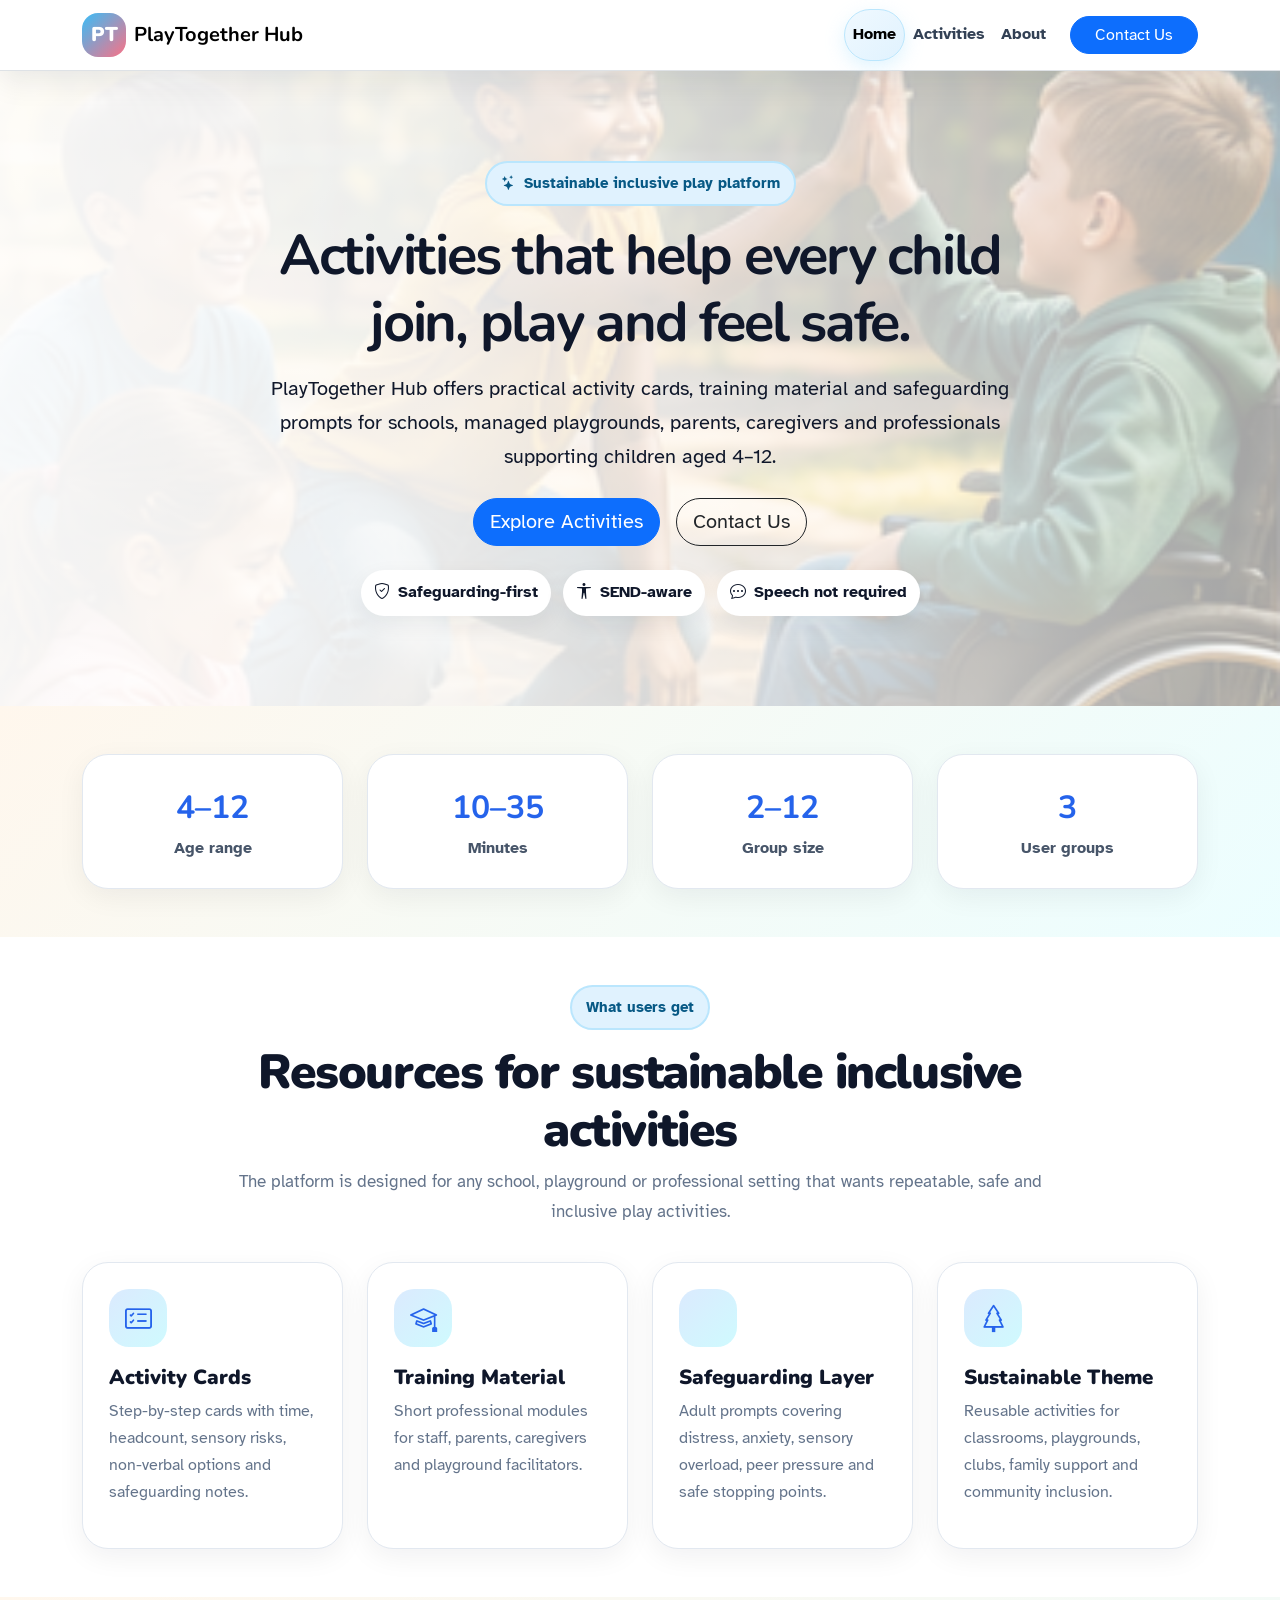
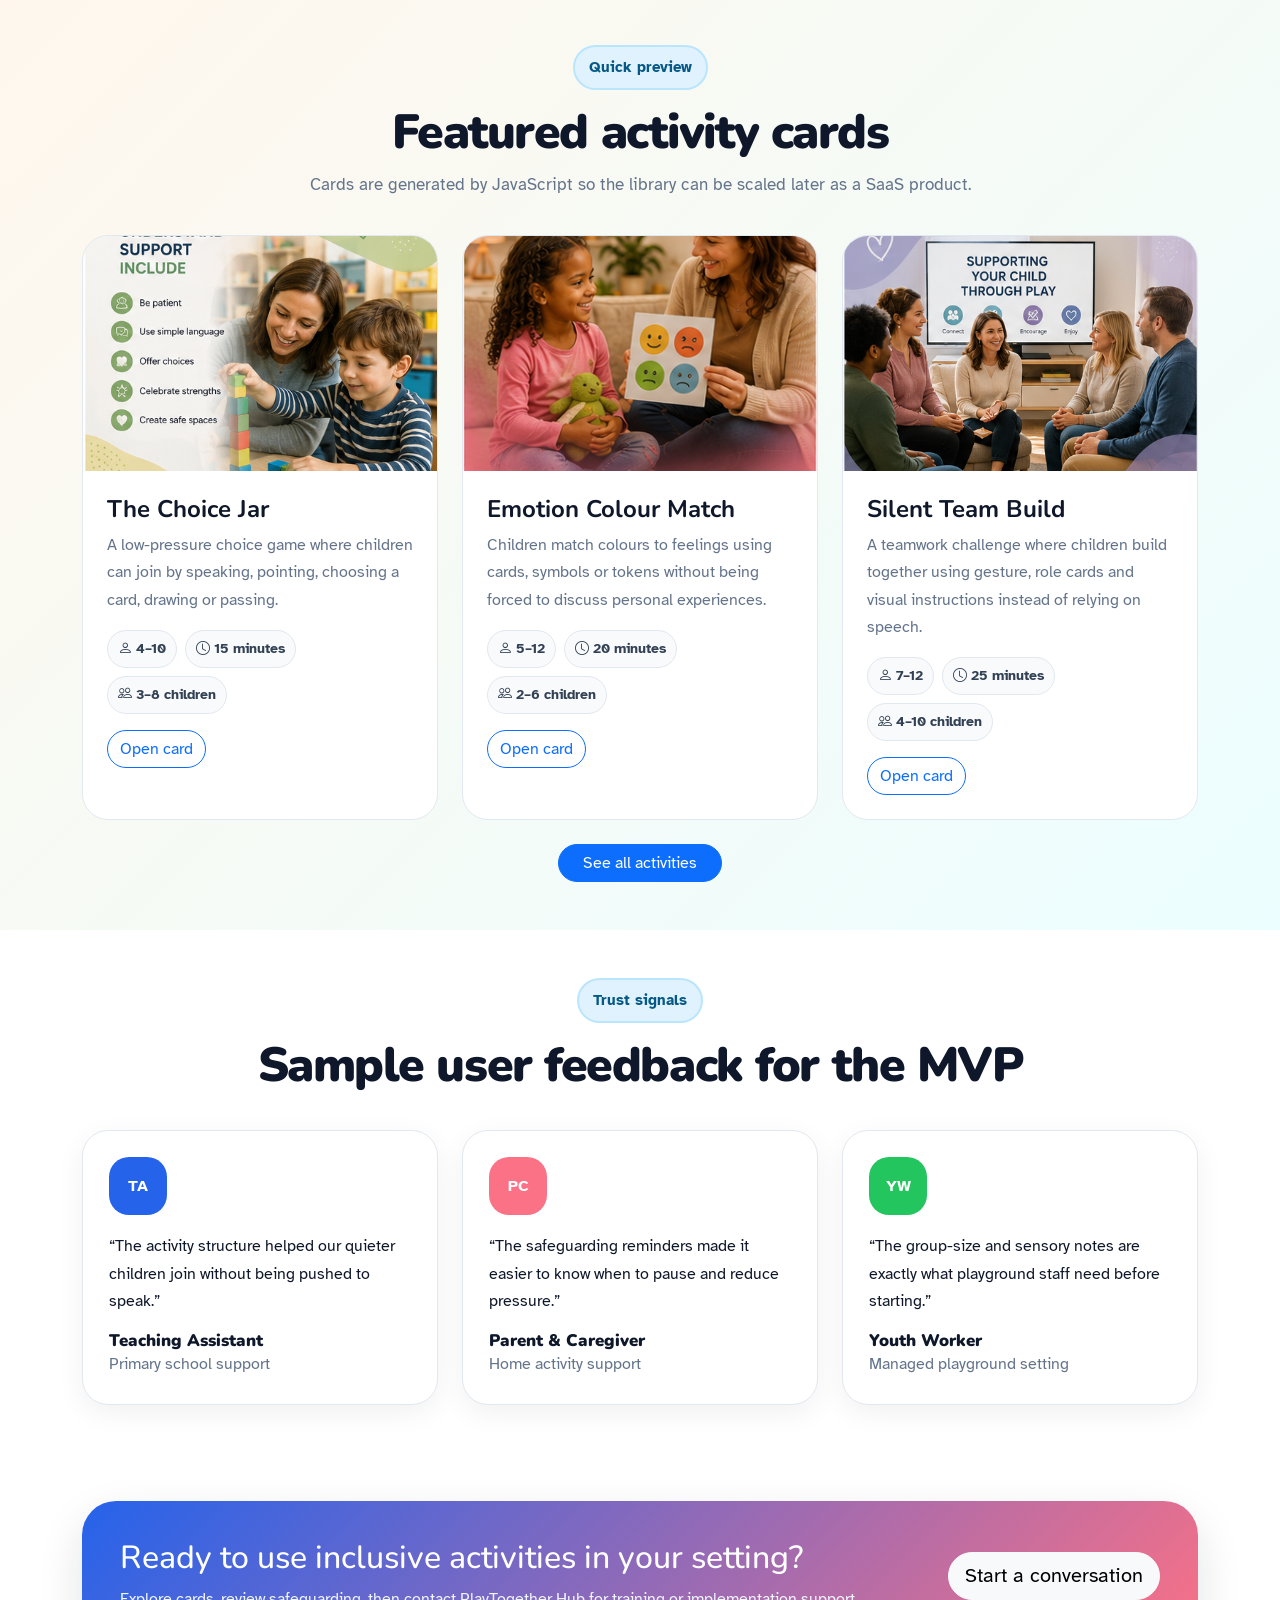
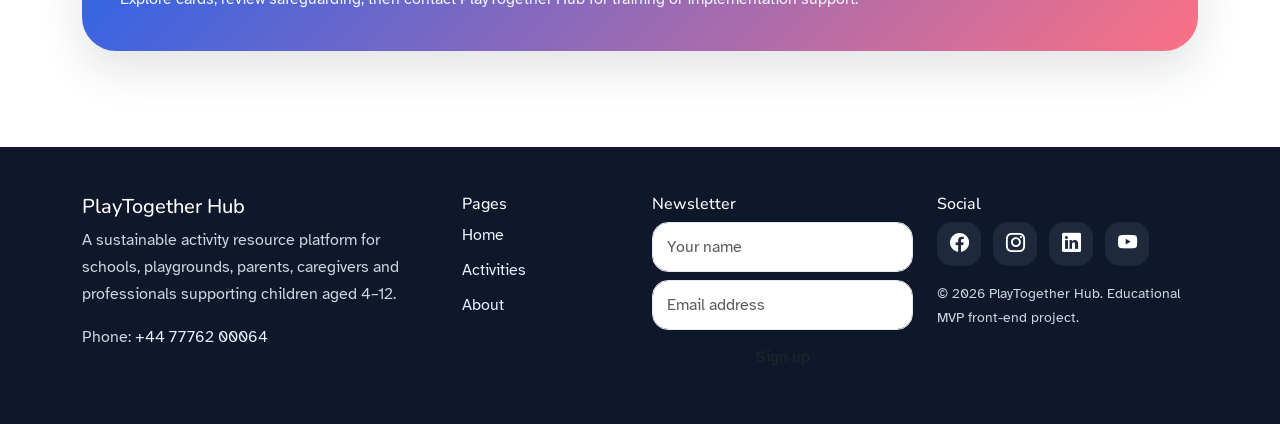
<file: index.html>
<!DOCTYPE html>
<html lang="en">
<head>

  <meta charset="UTF-8">
     <!-- =========================================================
       FILE: index.html
       PURPOSE:
       Homepage demonstrating responsive Bootstrap layout,
       semantic HTML, accessibility and JavaScript features.
       ========================================================= -->

  <!-- [BOOTSTRAP] Required for responsive design on mobile, tablet and desktop. -->
  <meta name="viewport" content="width=device-width, initial-scale=1.0">

  <!-- Browser tab title and search engine title. -->
  <title>PlayTogether Hub | Inclusive Play Activities</title>

  <!-- SEO description used by search engines and social previews. -->
  <meta name="description" content="Inclusive activity resources for schools, playgrounds, parents, caregivers and professionals.">

  <!-- Website favicon shown in the browser tab. -->
  <link rel="icon" type="image/svg+xml" href="assets/icons/favicon.svg">

  <!-- Google Fonts:
       Effect:
       - Nunito gives the project a friendly child-focused feel.
       - Atkinson Hyperlegible improves readability and accessibility.
  -->
  <link rel="preconnect" href="https://fonts.googleapis.com">
  <link rel="preconnect" href="https://fonts.gstatic.com" crossorigin>
  <link href="https://fonts.googleapis.com/css2?family=Atkinson+Hyperlegible:wght@400;700&family=Nunito:wght@500;700;800;900&display=swap" rel="stylesheet">

  <!-- [BOOTSTRAP]
       Bootstrap CSS:
       Effect:
       Gives us ready-made responsive layout, navbar, grid, buttons,
       spacing, forms and modal styling.
  -->
  <link href="https://cdn.jsdelivr.net/npm/bootstrap@5.3.3/dist/css/bootstrap.min.css" rel="stylesheet">

  <!-- [BOOTSTRAP]
       Bootstrap Icons:
       Effect:
       Provides the small icons used in badges, feature cards and footer.
  -->
  <link href="https://cdn.jsdelivr.net/npm/bootstrap-icons@1.11.3/font/bootstrap-icons.css" rel="stylesheet">

  <!-- [CSS OVERRIDE]
       Custom CSS:
       Effect:
       This file overrides and improves Bootstrap default styling with
       brand colours, card design, hero backgrounds, modal styling and footer design.
  -->
  <link rel="stylesheet" href="css/style.css">
</head>

<body>

  <!-- =========================================================
       ACCESSIBILITY SKIP LINK
       Effect on project:
       Helps keyboard and screen-reader users jump directly to main content.
       [CSS OVERRIDE] Styled in style.css as .skip-link.
       ========================================================= -->
  <a class="skip-link" href="#main">Skip to main content</a>


  <!-- =========================================================
       NAVBAR SECTION
       Effect on project:
       Main website navigation across the top of the page.

       [BOOTSTRAP] Classes used:
       - navbar
       - navbar-expand-lg
       - navbar-light
       - bg-white
       - sticky-top
       - border-bottom
       - container
       - navbar-toggler
       - collapse
       - navbar-collapse
       - navbar-nav
       - nav-item
       - nav-link
       - btn
       - rounded-pill

       [CSS OVERRIDE]
       style.css improves navbar shadow, brand mark, active links and buttons.
       ========================================================= -->
  <nav class="navbar navbar-expand-lg navbar-light bg-white sticky-top border-bottom">
    <div class="container">

      <!-- Brand/logo area.
           [CSS OVERRIDE]
           .brand-mark creates the colourful PT logo box.
      -->
      <a class="navbar-brand d-flex align-items-center gap-2 fw-bold" href="index.html" aria-label="PlayTogether Hub homepage">
        <span class="brand-mark">PT</span>
        <span>PlayTogether Hub</span>
      </a>

      <!-- [BOOTSTRAP]
           Mobile hamburger menu button.
           data-bs-toggle="collapse" tells Bootstrap to open/close the menu.
           data-bs-target="#mainNavbar" links this button to the menu below.
      -->
      <button class="navbar-toggler"
              type="button"
              data-bs-toggle="collapse"
              data-bs-target="#mainNavbar"
              aria-controls="mainNavbar"
              aria-expanded="false"
              aria-label="Open navigation menu">
        <span class="navbar-toggler-icon"></span>
      </button>

      <!-- [BOOTSTRAP]
           Collapsible navigation menu.
           id="mainNavbar" must match data-bs-target above.
      -->
      <div class="collapse navbar-collapse" id="mainNavbar">
        <ul class="navbar-nav ms-auto align-items-lg-center">

          <li class="nav-item">
            <a class="nav-link active" href="index.html" aria-current="page">Home</a>
          </li>

          <li class="nav-item">
            <a class="nav-link" href="activities.html">Activities</a>
          </li>

          <li class="nav-item">
            <a class="nav-link" href="about.html">About</a>
          </li>

          <!-- [BOOTSTRAP] [CSS OVERRIDE]
               CTA button.
               Bootstrap creates the button shape.
               style.css overrides .btn-primary with gradient colours.
          -->
          <li class="nav-item ms-lg-3">
            <a class="btn btn-primary rounded-pill px-4" href="about.html#contact">
              Contact Us
            </a>
          </li>

        </ul>
      </div>
    </div>
  </nav>


  <!-- =========================================================
       MAIN PAGE CONTENT
       Effect on project:
       The <main> landmark improves accessibility and structure.
       The skip link at the top jumps here.
       ========================================================= -->
  <main id="main">


    <!-- =========================================================
         HERO SECTION
         Effect on project:
         First impression section.
         Explains the main platform offer and gives two actions.

         [BOOTSTRAP]
         Uses container, row, column, text-center, display-4, lead,
         d-flex, gap, margin and button classes.

         [CSS OVERRIDE]
         .hero-section, .hero-home-bg and .hero-overlay are styled in CSS.
         They create the background image and readable overlay.
         ========================================================= -->
    <section class="hero-section hero-home-bg">
      <div class="hero-overlay">
        <div class="container">
          <div class="row justify-content-center text-center">
            <div class="col-lg-9">

              <!-- [CSS OVERRIDE]
                   .eyebrow creates the small rounded label.
              -->
              <span class="eyebrow">
                <i class="bi bi-stars"></i>
                Sustainable inclusive play platform
              </span>

              <h1 class="display-4 fw-bold mt-3">
                Activities that help every child join, play and feel safe.
              </h1>

              <p class="lead mt-3">
                PlayTogether Hub offers practical activity cards, training material and safeguarding prompts for
                schools, managed playgrounds, parents, caregivers and professionals supporting children aged 4–12.
              </p>

              <!-- [BOOTSTRAP]
                   Hero CTA button row.
                   d-flex, flex-wrap, justify-content-center and gap-3 control layout.
              -->
              <div class="d-flex flex-wrap justify-content-center gap-3 mt-4">

                <!-- Main CTA: sends user to Activities page. -->
                <a class="btn btn-primary btn-lg rounded-pill" href="activities.html">
                  Explore Activities
                </a>

                <!-- Secondary CTA: sends user to contact section. -->
                <a class="btn btn-outline-dark btn-lg rounded-pill" href="about.html#contact">
                  Contact Us
                </a>
              </div>

              <!-- [CSS OVERRIDE]
                   .trust-row styles these as rounded trust badges.
                   Effect:
                   Quickly communicates safeguarding, SEND and non-verbal support.
              -->
              <div class="trust-row justify-content-center mt-4">
                <span><i class="bi bi-shield-check"></i> Safeguarding-first</span>
                <span><i class="bi bi-universal-access"></i> SEND-aware</span>
                <span><i class="bi bi-chat-dots"></i> Speech not required</span>
              </div>

            </div>
          </div>
        </div>
      </div>
    </section>


    <!-- =========================================================
         FACTS SECTION
         Effect on project:
         Shows quick measurable facts about the platform.

         [BOOTSTRAP]
         Uses py-5, container, row, col-md-3, text-center and g-4.

         [CSS OVERRIDE]
         .bg-happy and .fact-card create the colourful background and cards.
         ========================================================= -->
    <section class="py-5 bg-happy" aria-labelledby="platform-facts-heading">
      <div class="container">

        <!-- Accessibility heading:
             visually-hidden keeps the heading available to screen readers.
        -->
        <h2 id="platform-facts-heading" class="visually-hidden">
          Platform facts overview
        </h2>

        <div class="row text-center g-4">

          <div class="col-md-3">
            <div class="fact-card">
              <strong>4–12</strong>
              <span>Age range</span>
            </div>
          </div>

          <div class="col-md-3">
            <div class="fact-card">
              <strong>10–35</strong>
              <span>Minutes</span>
            </div>
          </div>

          <div class="col-md-3">
            <div class="fact-card">
              <strong>2–12</strong>
              <span>Group size</span>
            </div>
          </div>

          <div class="col-md-3">
            <div class="fact-card">
              <strong>3</strong>
              <span>User groups</span>
            </div>
          </div>

        </div>
      </div>
    </section>


    <!-- =========================================================
         SERVICES / FEATURES SECTION
         Effect on project:
         Explains the main value areas of the platform.

         [BOOTSTRAP]
         Uses grid columns:
         - col-md-6 = 2 cards per row on tablets
         - col-lg-3 = 4 cards per row on desktop

         [CSS OVERRIDE]
         .feature-card controls card appearance.
         .feature-card i controls icon boxes.
         ========================================================= -->
    <section class="py-5">
      <div class="container">

        <div class="section-heading">
          <span class="eyebrow">What users get</span>
          <h2>Resources for sustainable inclusive activities</h2>
          <p>
            The platform is designed for any school, playground or professional setting that wants
            repeatable, safe and inclusive play activities.
          </p>
        </div>

        <div class="row g-4">

          <div class="col-md-6 col-lg-3">
            <article class="feature-card">
              <i class="bi bi-card-checklist"></i>
              <h3>Activity Cards</h3>
              <p>Step-by-step cards with time, headcount, sensory risks, non-verbal options and safeguarding notes.</p>
            </article>
          </div>

          <div class="col-md-6 col-lg-3">
            <article class="feature-card">
              <i class="bi bi-mortarboard"></i>
              <h3>Training Material</h3>
              <p>Short professional modules for staff, parents, caregivers and playground facilitators.</p>
            </article>
          </div>

          <div class="col-md-6 col-lg-3">
            <article class="feature-card">
              <i class="bi bi-shield-heart"></i>
              <h3>Safeguarding Layer</h3>
              <p>Adult prompts covering distress, anxiety, sensory overload, peer pressure and safe stopping points.</p>
            </article>
          </div>

          <div class="col-md-6 col-lg-3">
            <article class="feature-card">
              <i class="bi bi-tree"></i>
              <h3>Sustainable Theme</h3>
              <p>Reusable activities for classrooms, playgrounds, clubs, family support and community inclusion.</p>
            </article>
          </div>

        </div>
      </div>
    </section>


    <!-- =========================================================
         FEATURED ACTIVITY CARDS SECTION
         Effect on project:
         Shows three preview cards on the homepage.

         [JS HOOK]
         main.js looks for id="homeActivityCards".
         JavaScript inserts the first 3 activity cards into this div.

         [OPEN CARD]
         The Open card buttons are NOT written manually here.
         They are created inside main.js.

         [POPUP MODAL]
         When Open card is clicked, main.js fills and opens the modal
         at the bottom of this file.
         ========================================================= -->
    <section class="py-5 bg-happy" aria-labelledby="featured-activities-heading">
      <div class="container">

        <div class="section-heading">
          <span class="eyebrow">Quick preview</span>
          <h2 id="featured-activities-heading">Featured activity cards</h2>
          <p>
            Cards are generated by JavaScript so the library can be scaled later as a SaaS product.
          </p>
        </div>

        <!-- [JS HOOK] [OPEN CARD]
             This empty row is filled by main.js.
             Do not manually write activity cards here.
        -->
        <div class="row g-4" id="homeActivityCards"></div>

        <div class="text-center mt-4">
          <a class="btn btn-primary rounded-pill px-4" href="activities.html">
            See all activities
          </a>
        </div>

      </div>
    </section>


    <!-- =========================================================
         TESTIMONIALS SECTION
         Effect on project:
         Adds trust and example feedback for the MVP.

         [BOOTSTRAP]
         Uses row and col-md-4 to create 3 responsive columns.

         [CSS OVERRIDE]
         .testimonial-card and .avatar classes are styled in CSS.
         ========================================================= -->
    <section class="py-5">
      <div class="container">

        <div class="section-heading">
          <span class="eyebrow">Trust signals</span>
          <h2>Sample user feedback for the MVP</h2>
        </div>

        <div class="row g-4">

          <div class="col-md-4">
            <article class="testimonial-card">
              <div class="avatar avatar-one">TA</div>
              <p>“The activity structure helped our quieter children join without being pushed to speak.”</p>
              <h3>Teaching Assistant</h3>
              <span>Primary school support</span>
            </article>
          </div>

          <div class="col-md-4">
            <article class="testimonial-card">
              <div class="avatar avatar-two">PC</div>
              <p>“The safeguarding reminders made it easier to know when to pause and reduce pressure.”</p>
              <h3>Parent & Caregiver</h3>
              <span>Home activity support</span>
            </article>
          </div>

          <div class="col-md-4">
            <article class="testimonial-card">
              <div class="avatar avatar-three">YW</div>
              <p>“The group-size and sensory notes are exactly what playground staff need before starting.”</p>
              <h3>Youth Worker</h3>
              <span>Managed playground setting</span>
            </article>
          </div>

        </div>
      </div>
    </section>


    <!-- =========================================================
         CTA SECTION
         Effect on project:
         Final homepage conversion panel encouraging contact.

         [CSS OVERRIDE]
         .cta-panel creates the gradient panel and layout.
         ========================================================= -->
    <section class="py-5">
      <div class="container">
        <div class="cta-panel">

          <div>
            <h2>Ready to use inclusive activities in your setting?</h2>
            <p>
              Explore cards, review safeguarding, then contact PlayTogether Hub for training or implementation support.
            </p>
          </div>

          <a class="btn btn-light btn-lg rounded-pill" href="about.html#contact">
            Start a conversation
          </a>

        </div>
      </div>
    </section>

  </main>


  <!-- =========================================================
       FOOTER SECTION
       Effect on project:
       Shared footer with business summary, page links, newsletter
       form and social media links.

       [BOOTSTRAP]
       Uses grid layout for footer columns.

       [CSS OVERRIDE]
       .site-footer, .footer-text, .footer-links and .social-icons
       are styled in css/style.css.
       ========================================================= -->
  <footer class="site-footer mt-5">
    <div class="container py-5">
      <div class="row g-4">

        <div class="col-lg-4">
          <h2 class="h5 text-white">PlayTogether Hub</h2>
          <p class="footer-text">
            A sustainable activity resource platform for schools, playgrounds, parents,
            caregivers and professionals supporting children aged 4–12.
          </p>
          <p class="footer-text mb-0">
            Phone: <a href="tel:+447776200064">+44 77762 00064</a>
          </p>
        </div>

        <div class="col-lg-2 col-md-4">
          <h3 class="h6 text-white">Pages</h3>
          <ul class="footer-links">
            <li><a href="index.html">Home</a></li>
            <li><a href="activities.html">Activities</a></li>
            <li><a href="about.html">About</a></li>
          </ul>
        </div>

        <!-- [JS HOOK]
             main.js listens for submit on id="newsletterForm"
             and reveals id="newsletterMsg".
        -->
        <div class="col-lg-3 col-md-4">
          <h3 class="h6 text-white">Newsletter</h3>

          <form id="newsletterForm" class="newsletter-form">
            <input class="form-control mb-2" type="text" placeholder="Your name" aria-label="Your name" required>
            <input class="form-control mb-2" type="email" placeholder="Email address" aria-label="Email address" required>

            <button class="btn btn-sunshine w-100" type="submit">
              Sign up
            </button>

            <p id="newsletterMsg" class="small mt-2 mb-0 d-none">
              Thank you — you are signed up.
            </p>
          </form>
        </div>

        <div class="col-lg-3 col-md-4">
          <h3 class="h6 text-white">Social</h3>

          <div class="social-icons">
            <a href="https://www.facebook.com" target="_blank" rel="noopener" aria-label="Facebook">
              <i class="bi bi-facebook"></i>
            </a>

            <a href="https://www.instagram.com" target="_blank" rel="noopener" aria-label="Instagram">
              <i class="bi bi-instagram"></i>
            </a>

            <a href="https://www.linkedin.com" target="_blank" rel="noopener" aria-label="LinkedIn">
              <i class="bi bi-linkedin"></i>
            </a>

            <a href="https://www.youtube.com" target="_blank" rel="noopener" aria-label="YouTube">
              <i class="bi bi-youtube"></i>
            </a>
          </div>

          <p class="footer-text small mt-3">
            © 2026 PlayTogether Hub. Educational MVP front-end project.
          </p>
        </div>

      </div>
    </div>
  </footer>


  <!-- =========================================================
       [POPUP MODAL] ACTIVITY MODAL SECTION

       Effect on project:
       This is the hidden popup used by all homepage Open card buttons.

       Important:
       The modal is hidden by default.
       main.js opens it when the user clicks an Open card button.

       [BOOTSTRAP]
       Classes used:
       - modal
       - fade
       - modal-dialog
       - modal-dialog-centered
       - modal-lg
       - modal-dialog-scrollable
       - modal-content
       - modal-header
       - modal-title
       - btn-close
       - modal-body
       - modal-footer

       [JS HOOK]
       main.js requires these exact IDs:
       - activityModal
       - activityModalTitle
       - activityModalBody

       [CSS OVERRIDE]
       style.css customises .modal-content, .modal-body, .modal-header,
       .modal-footer and modal images.
       ========================================================= -->
<div class="modal fade"
     id="activityModal"
     role="dialog"
     tabindex="-1"
     aria-labelledby="activityModalTitle"
     aria-hidden="true">

    <div class="modal-dialog modal-dialog-centered modal-lg modal-dialog-scrollable">

      <div class="modal-content rounded-4 shadow-lg">

        <div class="modal-header border-0 pb-0">

          <!-- [JS HOOK]
               main.js replaces this text with the selected activity title.
          -->
          <h2 class="modal-title h4 fw-bold" id="activityModalTitle">
            Activity Card
          </h2>

          <!-- [BOOTSTRAP]
               data-bs-dismiss="modal" closes the popup.
          -->
          <button type="button"
                  class="btn-close"
                  data-bs-dismiss="modal"
                  aria-label="Close activity popup">
          </button>

        </div>

        <!-- [JS HOOK]
             main.js inserts image, summary, steps, safeguarding,
             sensory notes and communication support here.
        -->
        <div class="modal-body" id="activityModalBody">
          <!-- Activity details appear here after clicking Open card. -->
        </div>

        <div class="modal-footer border-0">
          <button type="button"
                  class="btn btn-outline-secondary rounded-pill"
                  data-bs-dismiss="modal">
            Close
          </button>
        </div>

      </div>
    </div>
  </div>


  <!-- =========================================================
       SCRIPT SECTION
       Effect on project:
       Loads the JavaScript needed for interactivity.

       [BOOTSTRAP]
       Bootstrap bundle enables:
       - mobile navbar open/close
       - modal popup open/close

       [JS HOOK]
       main.js:
       - renders homepage cards into homeActivityCards
       - creates Open card buttons
       - opens the popup modal
       - handles newsletter form
       ========================================================= -->

  <script src="https://cdn.jsdelivr.net/npm/bootstrap@5.3.3/dist/js/bootstrap.bundle.min.js"></script>

  <script src="js/main.js"></script>

</body>
</html>
</file>
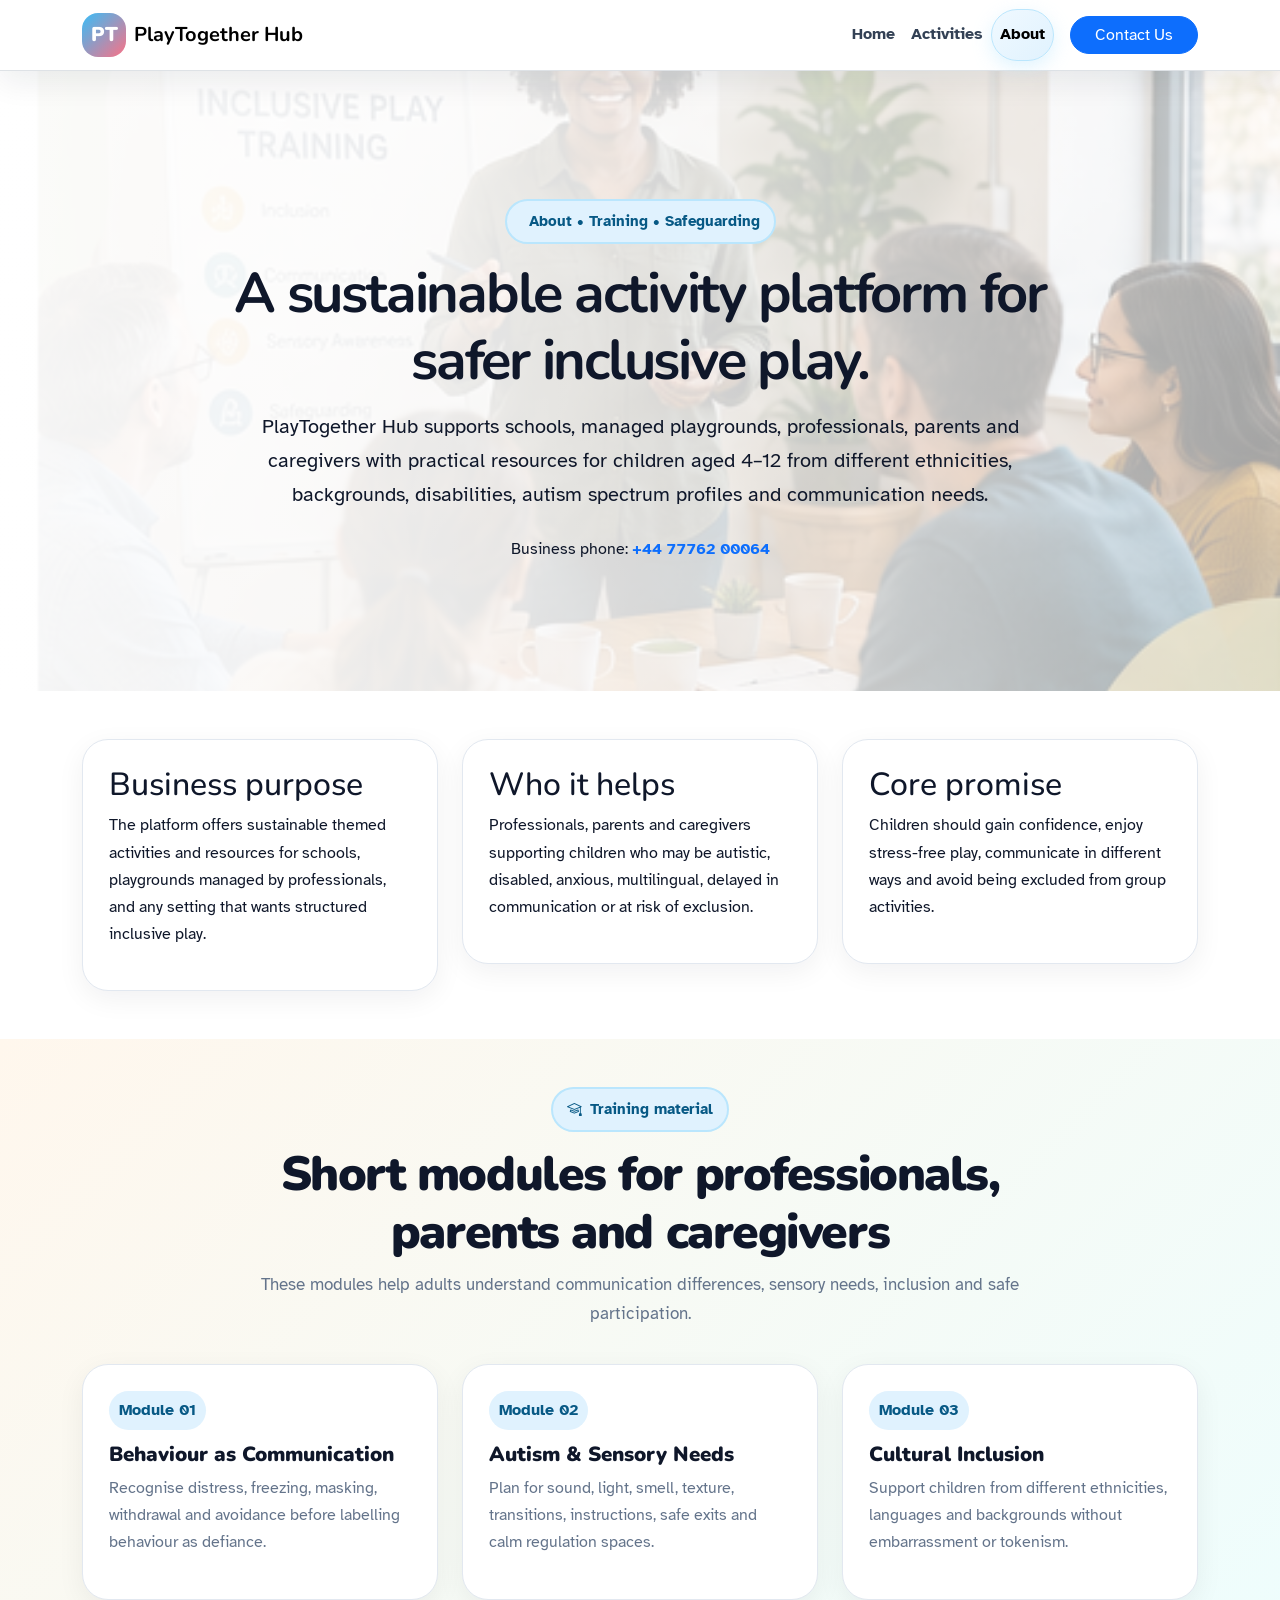
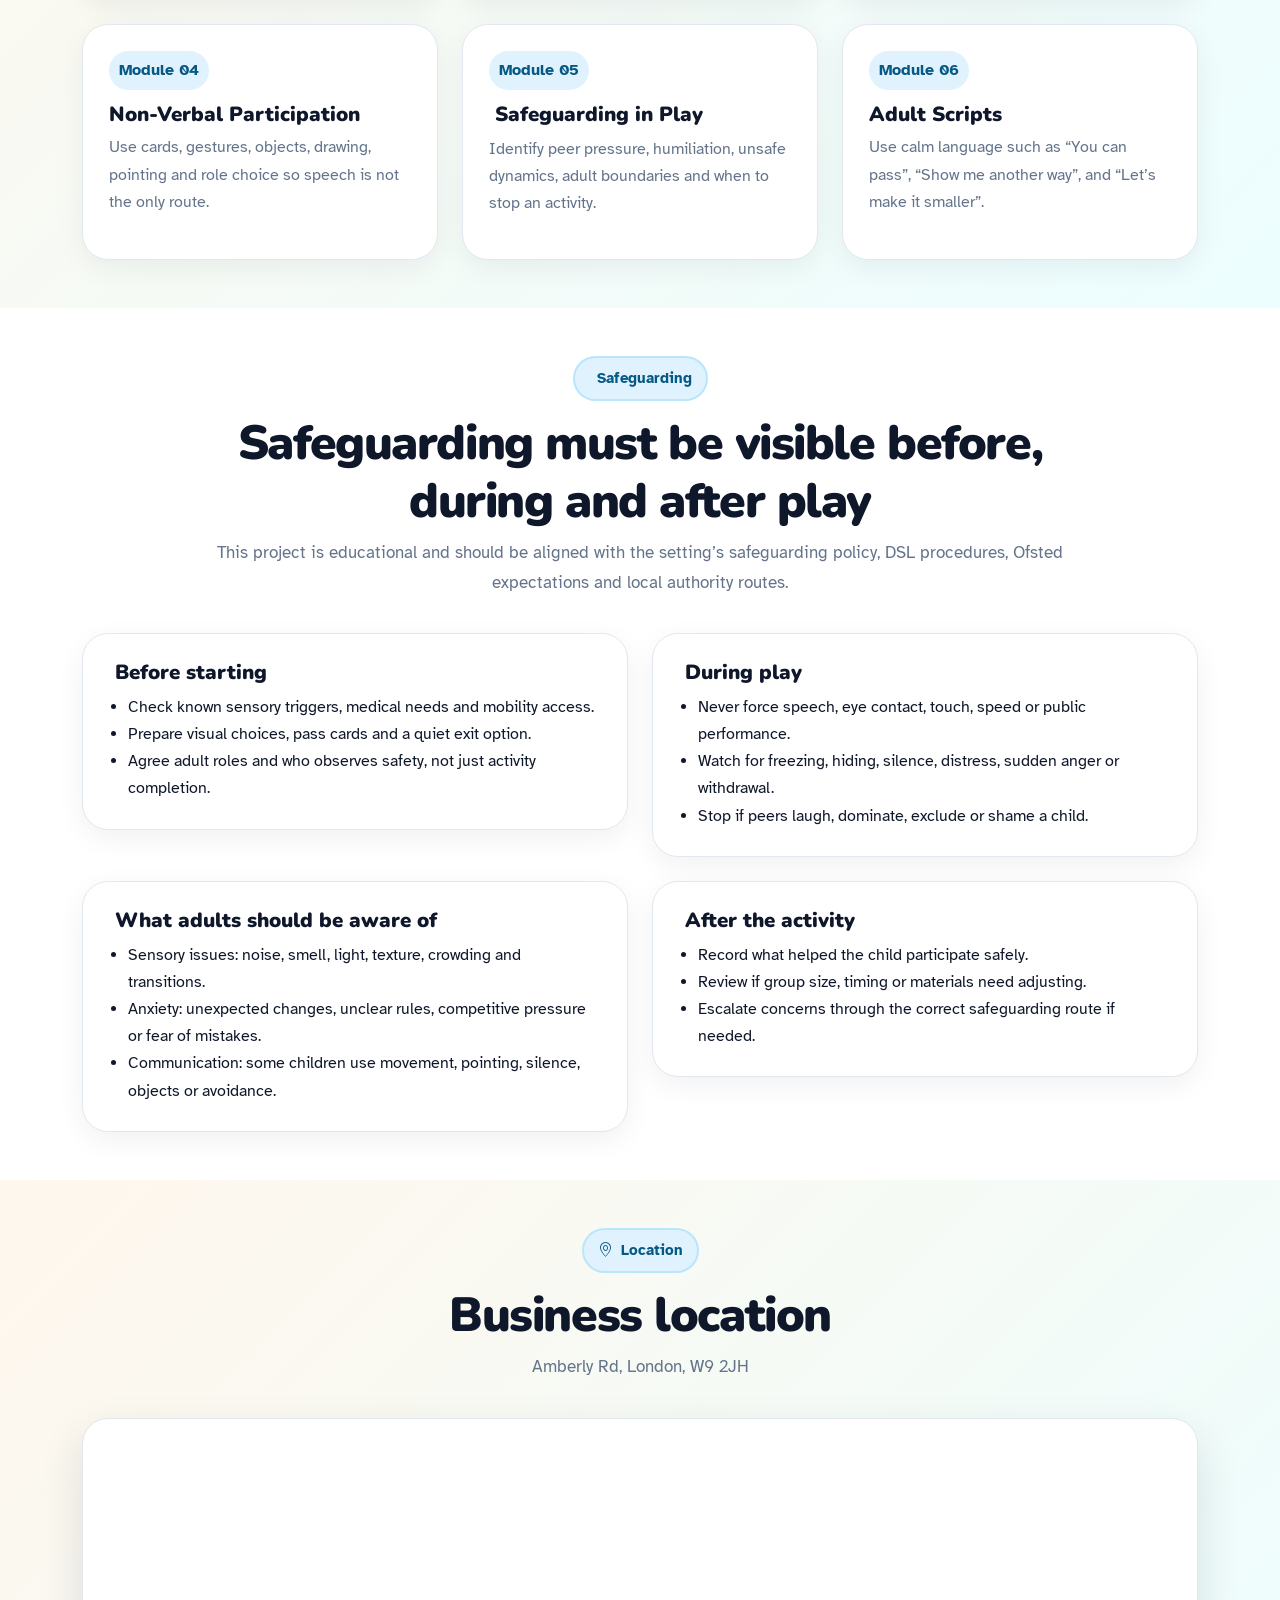
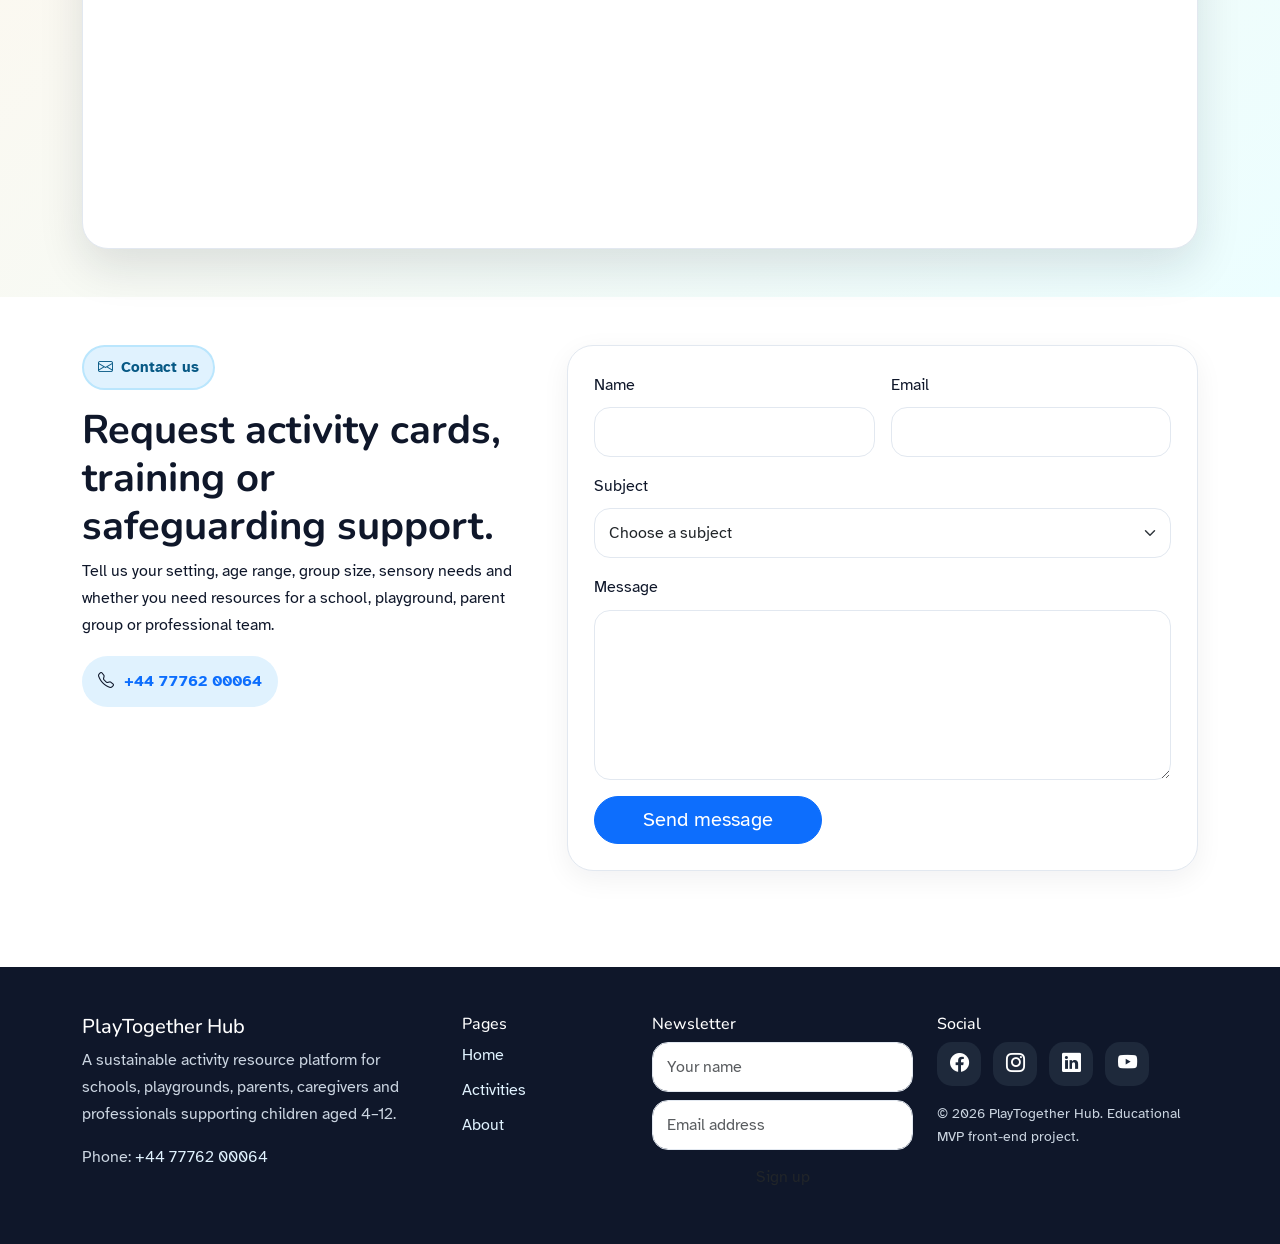
<file: about-training.html>
<!DOCTYPE html>
<html lang="en">
<head>
  <!-- =========================================================
       FILE: about.html
       PAGE: About, Training, Safeguarding and Contact page

       PROJECT PURPOSE:
       This page explains:
       - What PlayTogether Hub is
       - Who the platform helps
       - Training modules
       - Safeguarding guidance
       - Location
       - Contact form

       EDUCATIONAL PURPOSE:
       This file demonstrates:
       - Semantic HTML
       - Bootstrap responsive layout
       - Bootstrap navbar
       - Bootstrap form styling
       - Bootstrap Icons
       - CSS override structure
       - Contact form JavaScript hook

       SPECIAL MARKS:
       [BOOTSTRAP]    = Bootstrap class/component
       [CSS OVERRIDE] = Styled in css/style.css
       [SAFEGUARDING] = Uses <i class="bi bi-shield-heart"></i>
       [JS HOOK]      = Used by js/main.js
       ========================================================= -->

  <meta charset="UTF-8">

  <!-- [BOOTSTRAP] Enables responsive layout on mobile/tablet/desktop. -->
  <meta name="viewport" content="width=device-width, initial-scale=1.0">

  <title>About | PlayTogether Hub</title>

  <meta name="description" content="About PlayTogether Hub, training resources, safeguarding guidance and contact details.">

  <link rel="icon" type="image/svg+xml" href="assets/icons/favicon.svg">

  <!-- Google Fonts: friendly heading font + accessible body font. -->
  <link rel="preconnect" href="https://fonts.googleapis.com">
  <link rel="preconnect" href="https://fonts.gstatic.com" crossorigin>
  <link href="https://fonts.googleapis.com/css2?family=Atkinson+Hyperlegible:wght@400;700&family=Nunito:wght@500;700;800;900&display=swap" rel="stylesheet">

  <!-- [BOOTSTRAP] Main framework CSS. -->
  <link href="https://cdn.jsdelivr.net/npm/bootstrap@5.3.3/dist/css/bootstrap.min.css" rel="stylesheet">

  <!-- [BOOTSTRAP] Icon library, including shield-heart. -->
  <link href="https://cdn.jsdelivr.net/npm/bootstrap-icons@1.11.3/font/bootstrap-icons.css" rel="stylesheet">

  <!-- [CSS OVERRIDE] Custom project design. -->
  <link rel="stylesheet" href="css/style.css">
</head>

<body>

  <!-- Accessibility skip link. -->
  <a class="skip-link" href="#main">Skip to main content</a>

  <!-- =========================================================
       NAVBAR
       [BOOTSTRAP] Responsive navbar.
       [CSS OVERRIDE] .brand-mark, .navbar, .nav-link, .btn-primary.
       ========================================================= -->
  <nav class="navbar navbar-expand-lg navbar-light bg-white sticky-top border-bottom">
    <div class="container">

      <a class="navbar-brand d-flex align-items-center gap-2 fw-bold" href="index.html" aria-label="PlayTogether Hub homepage">
        <span class="brand-mark">PT</span>
        <span>PlayTogether Hub</span>
      </a>

      <button class="navbar-toggler"
              type="button"
              data-bs-toggle="collapse"
              data-bs-target="#mainNavbar"
              aria-controls="mainNavbar"
              aria-expanded="false"
              aria-label="Open navigation menu">
        <span class="navbar-toggler-icon"></span>
      </button>

      <div class="collapse navbar-collapse" id="mainNavbar">
        <ul class="navbar-nav ms-auto align-items-lg-center">

          <li class="nav-item">
            <a class="nav-link" href="index.html">Home</a>
          </li>

          <li class="nav-item">
            <a class="nav-link" href="activities.html">Activities</a>
          </li>

          <li class="nav-item">
            <a class="nav-link active" href="about.html" aria-current="page">About</a>
          </li>

          <li class="nav-item ms-lg-3">
            <a class="btn btn-primary rounded-pill px-4" href="#contact">Contact Us</a>
          </li>

        </ul>
      </div>
    </div>
  </nav>

  <main id="main">

    <!-- =========================================================
         HERO SECTION
         [BOOTSTRAP] container, row, col-lg-9, text-center.
         [CSS OVERRIDE] .page-hero, .hero-about-bg, .hero-overlay.
         [SAFEGUARDING] Uses shield-heart icon.
         Effect:
         Introduces the page as About + Training + Safeguarding.
         ========================================================= -->
    <section class="page-hero hero-about-bg">
      <div class="hero-overlay">
        <div class="container">
          <div class="row justify-content-center text-center">
            <div class="col-lg-9">

              <span class="eyebrow">
                <i class="bi bi-shield-heart"></i>
                About • Training • Safeguarding
              </span>

              <h1 class="display-4 fw-bold mt-3">
                A sustainable activity platform for safer inclusive play.
              </h1>

              <p class="lead mt-3">
                PlayTogether Hub supports schools, managed playgrounds, professionals, parents and caregivers
                with practical resources for children aged 4–12 from different ethnicities, backgrounds,
                disabilities, autism spectrum profiles and communication needs.
              </p>

              <p class="mb-0 mt-4">
                Business phone:
                <a href="tel:+447776200064" class="fw-bold">+44 77762 00064</a>
              </p>

            </div>
          </div>
        </div>
      </div>
    </section>

    <!-- =========================================================
         ABOUT BUSINESS CARDS
         [BOOTSTRAP] row, g-4, col-lg-4.
         [CSS OVERRIDE] .info-card.
         Effect:
         Explains purpose, target users and core promise.
         ========================================================= -->
    <section class="py-5">
      <div class="container">
        <div class="row g-4">

          <div class="col-lg-4">
            <article class="info-card">
              <h2>Business purpose</h2>
              <p>
                The platform offers sustainable themed activities and resources for schools, playgrounds
                managed by professionals, and any setting that wants structured inclusive play.
              </p>
            </article>
          </div>

          <div class="col-lg-4">
            <article class="info-card">
              <h2>Who it helps</h2>
              <p>
                Professionals, parents and caregivers supporting children who may be autistic, disabled,
                anxious, multilingual, delayed in communication or at risk of exclusion.
              </p>
            </article>
          </div>

          <div class="col-lg-4">
            <article class="info-card">
              <h2>Core promise</h2>
              <p>
                Children should gain confidence, enjoy stress-free play, communicate in different ways
                and avoid being excluded from group activities.
              </p>
            </article>
          </div>

        </div>
      </div>
    </section>

    <!-- =========================================================
         TRAINING SECTION
         [BOOTSTRAP] responsive grid.
         [CSS OVERRIDE] .module-card.
         [SAFEGUARDING] Module 05 uses shield-heart icon.
         Effect:
         Shows professional learning modules.
         ========================================================= -->
    <section class="py-5 bg-happy" id="training">
      <div class="container">

        <div class="section-heading">
          <span class="eyebrow">
            <i class="bi bi-mortarboard"></i>
            Training material
          </span>

          <h2>Short modules for professionals, parents and caregivers</h2>

          <p>
            These modules help adults understand communication differences,
            sensory needs, inclusion and safe participation.
          </p>
        </div>

        <div class="row g-4">

          <div class="col-md-6 col-lg-4">
            <article class="module-card">
              <span>Module 01</span>
              <h3>Behaviour as Communication</h3>
              <p>Recognise distress, freezing, masking, withdrawal and avoidance before labelling behaviour as defiance.</p>
            </article>
          </div>

          <div class="col-md-6 col-lg-4">
            <article class="module-card">
              <span>Module 02</span>
              <h3>Autism & Sensory Needs</h3>
              <p>Plan for sound, light, smell, texture, transitions, instructions, safe exits and calm regulation spaces.</p>
            </article>
          </div>

          <div class="col-md-6 col-lg-4">
            <article class="module-card">
              <span>Module 03</span>
              <h3>Cultural Inclusion</h3>
              <p>Support children from different ethnicities, languages and backgrounds without embarrassment or tokenism.</p>
            </article>
          </div>

          <div class="col-md-6 col-lg-4">
            <article class="module-card">
              <span>Module 04</span>
              <h3>Non-Verbal Participation</h3>
              <p>Use cards, gestures, objects, drawing, pointing and role choice so speech is not the only route.</p>
            </article>
          </div>

          <div class="col-md-6 col-lg-4">
            <article class="module-card">
              <span>Module 05</span>
              <h3>
                <i class="bi bi-shield-heart"></i>
                Safeguarding in Play
              </h3>
              <p>Identify peer pressure, humiliation, unsafe dynamics, adult boundaries and when to stop an activity.</p>
            </article>
          </div>

          <div class="col-md-6 col-lg-4">
            <article class="module-card">
              <span>Module 06</span>
              <h3>Adult Scripts</h3>
              <p>Use calm language such as “You can pass”, “Show me another way”, and “Let’s make it smaller”.</p>
            </article>
          </div>

        </div>
      </div>
    </section>

    <!-- =========================================================
         SAFEGUARDING SECTION
         [SAFEGUARDING] Uses shield-heart icons.
         [CSS OVERRIDE] .safety-card.
         Effect:
         Shows safety checks before, during and after play.
         ========================================================= -->
    <section class="py-5" id="safeguarding">
      <div class="container">

        <div class="section-heading">
          <span class="eyebrow">
            <i class="bi bi-shield-heart"></i>
            Safeguarding
          </span>

          <h2>Safeguarding must be visible before, during and after play</h2>

          <p>
            This project is educational and should be aligned with the setting’s safeguarding policy,
            DSL procedures, Ofsted expectations and local authority routes.
          </p>
        </div>

        <div class="row g-4">

          <div class="col-md-6">
            <article class="safety-card">
              <h3><i class="bi bi-shield-heart"></i> Before starting</h3>
              <ul>
                <li>Check known sensory triggers, medical needs and mobility access.</li>
                <li>Prepare visual choices, pass cards and a quiet exit option.</li>
                <li>Agree adult roles and who observes safety, not just activity completion.</li>
              </ul>
            </article>
          </div>

          <div class="col-md-6">
            <article class="safety-card">
              <h3><i class="bi bi-shield-heart"></i> During play</h3>
              <ul>
                <li>Never force speech, eye contact, touch, speed or public performance.</li>
                <li>Watch for freezing, hiding, silence, distress, sudden anger or withdrawal.</li>
                <li>Stop if peers laugh, dominate, exclude or shame a child.</li>
              </ul>
            </article>
          </div>

          <div class="col-md-6">
            <article class="safety-card">
              <h3><i class="bi bi-shield-heart"></i> What adults should be aware of</h3>
              <ul>
                <li>Sensory issues: noise, smell, light, texture, crowding and transitions.</li>
                <li>Anxiety: unexpected changes, unclear rules, competitive pressure or fear of mistakes.</li>
                <li>Communication: some children use movement, pointing, silence, objects or avoidance.</li>
              </ul>
            </article>
          </div>

          <div class="col-md-6">
            <article class="safety-card">
              <h3><i class="bi bi-shield-heart"></i> After the activity</h3>
              <ul>
                <li>Record what helped the child participate safely.</li>
                <li>Review if group size, timing or materials need adjusting.</li>
                <li>Escalate concerns through the correct safeguarding route if needed.</li>
              </ul>
            </article>
          </div>

        </div>
      </div>
    </section>

    <!-- =========================================================
         LOCATION SECTION
         [CSS OVERRIDE] .map-card.
         Effect:
         Shows map location using iframe.
         ========================================================= -->
    <section class="py-5 bg-happy" id="location">
      <div class="container">

        <div class="section-heading">
          <span class="eyebrow">
            <i class="bi bi-geo-alt"></i>
            Location
          </span>

          <h2>Business location</h2>
          <p>Amberly Rd, London, W9 2JH</p>
        </div>

        <div class="map-card">
          <iframe
            title="Google Map showing Amberly Road London W9 2JH"
            src="https://www.google.com/maps?q=Amberly%20Rd%2C%20London%2C%20W9%202JH&output=embed"
            width="100%"
            height="420"
            style="border:0;"
            allowfullscreen=""
            loading="lazy"
            referrerpolicy="no-referrer-when-downgrade">
          </iframe>
        </div>

      </div>
    </section>

    <!-- =========================================================
         CONTACT SECTION
         [BOOTSTRAP] form-control, form-select, invalid-feedback.
         [JS HOOK] main.js uses #contactForm and #contactSuccess.
         Effect:
         Front-end contact form with validation message.
         ========================================================= -->
    <section class="py-5" id="contact">
      <div class="container">

        <div class="row g-5 align-items-start">

          <div class="col-lg-5">
            <span class="eyebrow">
              <i class="bi bi-envelope"></i>
              Contact us
            </span>

            <h2 class="display-6 fw-bold mt-3">
              Request activity cards, training or safeguarding support.
            </h2>

            <p>
              Tell us your setting, age range, group size, sensory needs and whether you need resources
              for a school, playground, parent group or professional team.
            </p>

            <p class="contact-phone">
              <i class="bi bi-telephone"></i>
              <a href="tel:+447776200064">+44 77762 00064</a>
            </p>
          </div>

          <div class="col-lg-7">
            <form class="contact-card" id="contactForm" novalidate>

              <div class="row g-3">

                <div class="col-md-6">
                  <label class="form-label" for="name">Name</label>
                  <input class="form-control" id="name" name="name" type="text" required>
                  <div class="invalid-feedback">Please enter your name.</div>
                </div>

                <div class="col-md-6">
                  <label class="form-label" for="email">Email</label>
                  <input class="form-control" id="email" name="email" type="email" required>
                  <div class="invalid-feedback">Please enter a valid email.</div>
                </div>

                <div class="col-12">
                  <label class="form-label" for="subject">Subject</label>
                  <select class="form-select" id="subject" name="subject" required>
                    <option value="">Choose a subject</option>
                    <option>Activity cards</option>
                    <option>Professional training</option>
                    <option>Safeguarding toolkit</option>
                    <option>School or playground implementation</option>
                  </select>
                  <div class="invalid-feedback">Please choose a subject.</div>
                </div>

                <div class="col-12">
                  <label class="form-label" for="message">Message</label>
                  <textarea class="form-control" id="message" name="message" rows="6" required></textarea>
                  <div class="invalid-feedback">Please write a short message.</div>
                </div>

                <div class="col-12">
                  <button class="btn btn-primary btn-lg rounded-pill px-5" type="submit">
                    Send message
                  </button>
                </div>

              </div>

              <div class="alert alert-success mt-4 d-none" id="contactSuccess">
                Thank you. Your message has been prepared successfully.
              </div>

            </form>
          </div>

        </div>
      </div>
    </section>

  </main>

  <!-- =========================================================
       FOOTER
       [JS HOOK] main.js uses #newsletterForm and #newsletterMsg.
       ========================================================= -->
  <footer class="site-footer mt-5">
    <div class="container py-5">
      <div class="row g-4">

        <div class="col-lg-4">
          <h2 class="h5 text-white">PlayTogether Hub</h2>
          <p class="footer-text">
            A sustainable activity resource platform for schools, playgrounds, parents,
            caregivers and professionals supporting children aged 4–12.
          </p>
          <p class="footer-text mb-0">
            Phone: <a href="tel:+447776200064">+44 77762 00064</a>
          </p>
        </div>

        <div class="col-lg-2 col-md-4">
          <h3 class="h6 text-white">Pages</h3>
          <ul class="footer-links">
            <li><a href="index.html">Home</a></li>
            <li><a href="activities.html">Activities</a></li>
            <li><a href="about.html">About</a></li>
          </ul>
        </div>

        <div class="col-lg-3 col-md-4">
          <h3 class="h6 text-white">Newsletter</h3>

          <form id="newsletterForm" class="newsletter-form">
            <input class="form-control mb-2" type="text" placeholder="Your name" aria-label="Your name" required>
            <input class="form-control mb-2" type="email" placeholder="Email address" aria-label="Email address" required>

            <button class="btn btn-sunshine w-100" type="submit">
              Sign up
            </button>

            <p id="newsletterMsg" class="small mt-2 mb-0 d-none">
              Thank you — you are signed up.
            </p>
          </form>
        </div>

        <div class="col-lg-3 col-md-4">
          <h3 class="h6 text-white">Social</h3>

          <div class="social-icons">
            <a href="https://www.facebook.com" target="_blank" rel="noopener" aria-label="Facebook"><i class="bi bi-facebook"></i></a>
            <a href="https://www.instagram.com" target="_blank" rel="noopener" aria-label="Instagram"><i class="bi bi-instagram"></i></a>
            <a href="https://www.linkedin.com" target="_blank" rel="noopener" aria-label="LinkedIn"><i class="bi bi-linkedin"></i></a>
            <a href="https://www.youtube.com" target="_blank" rel="noopener" aria-label="YouTube"><i class="bi bi-youtube"></i></a>
          </div>

          <p class="footer-text small mt-3">
            © 2026 PlayTogether Hub. Educational MVP front-end project.
          </p>
        </div>

      </div>
    </div>
  </footer>

  <!-- [BOOTSTRAP] Enables navbar collapse. -->
  <script src="https://cdn.jsdelivr.net/npm/bootstrap@5.3.3/dist/js/bootstrap.bundle.min.js"></script>

  <!-- [JS HOOK] Handles forms and shared interactions. -->
  <script src="js/main.js"></script>

</body>
</html>
</file>
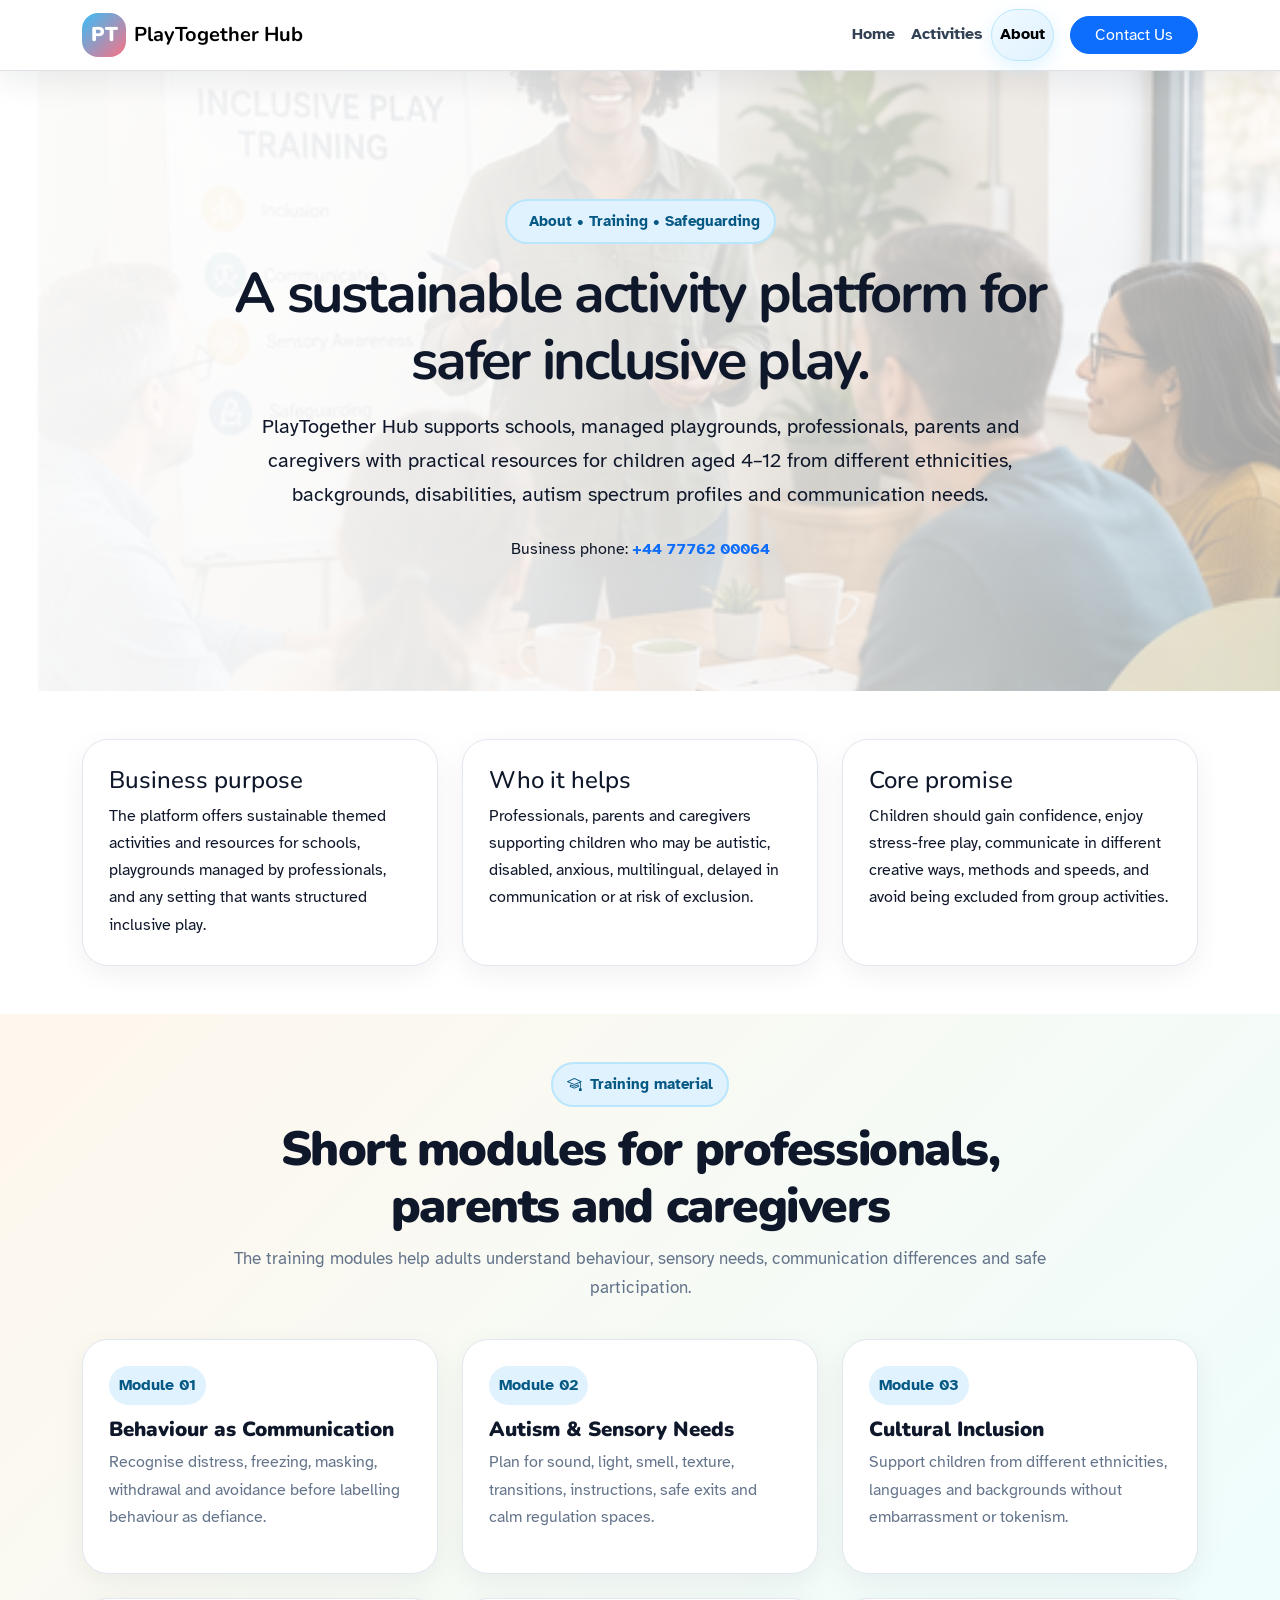
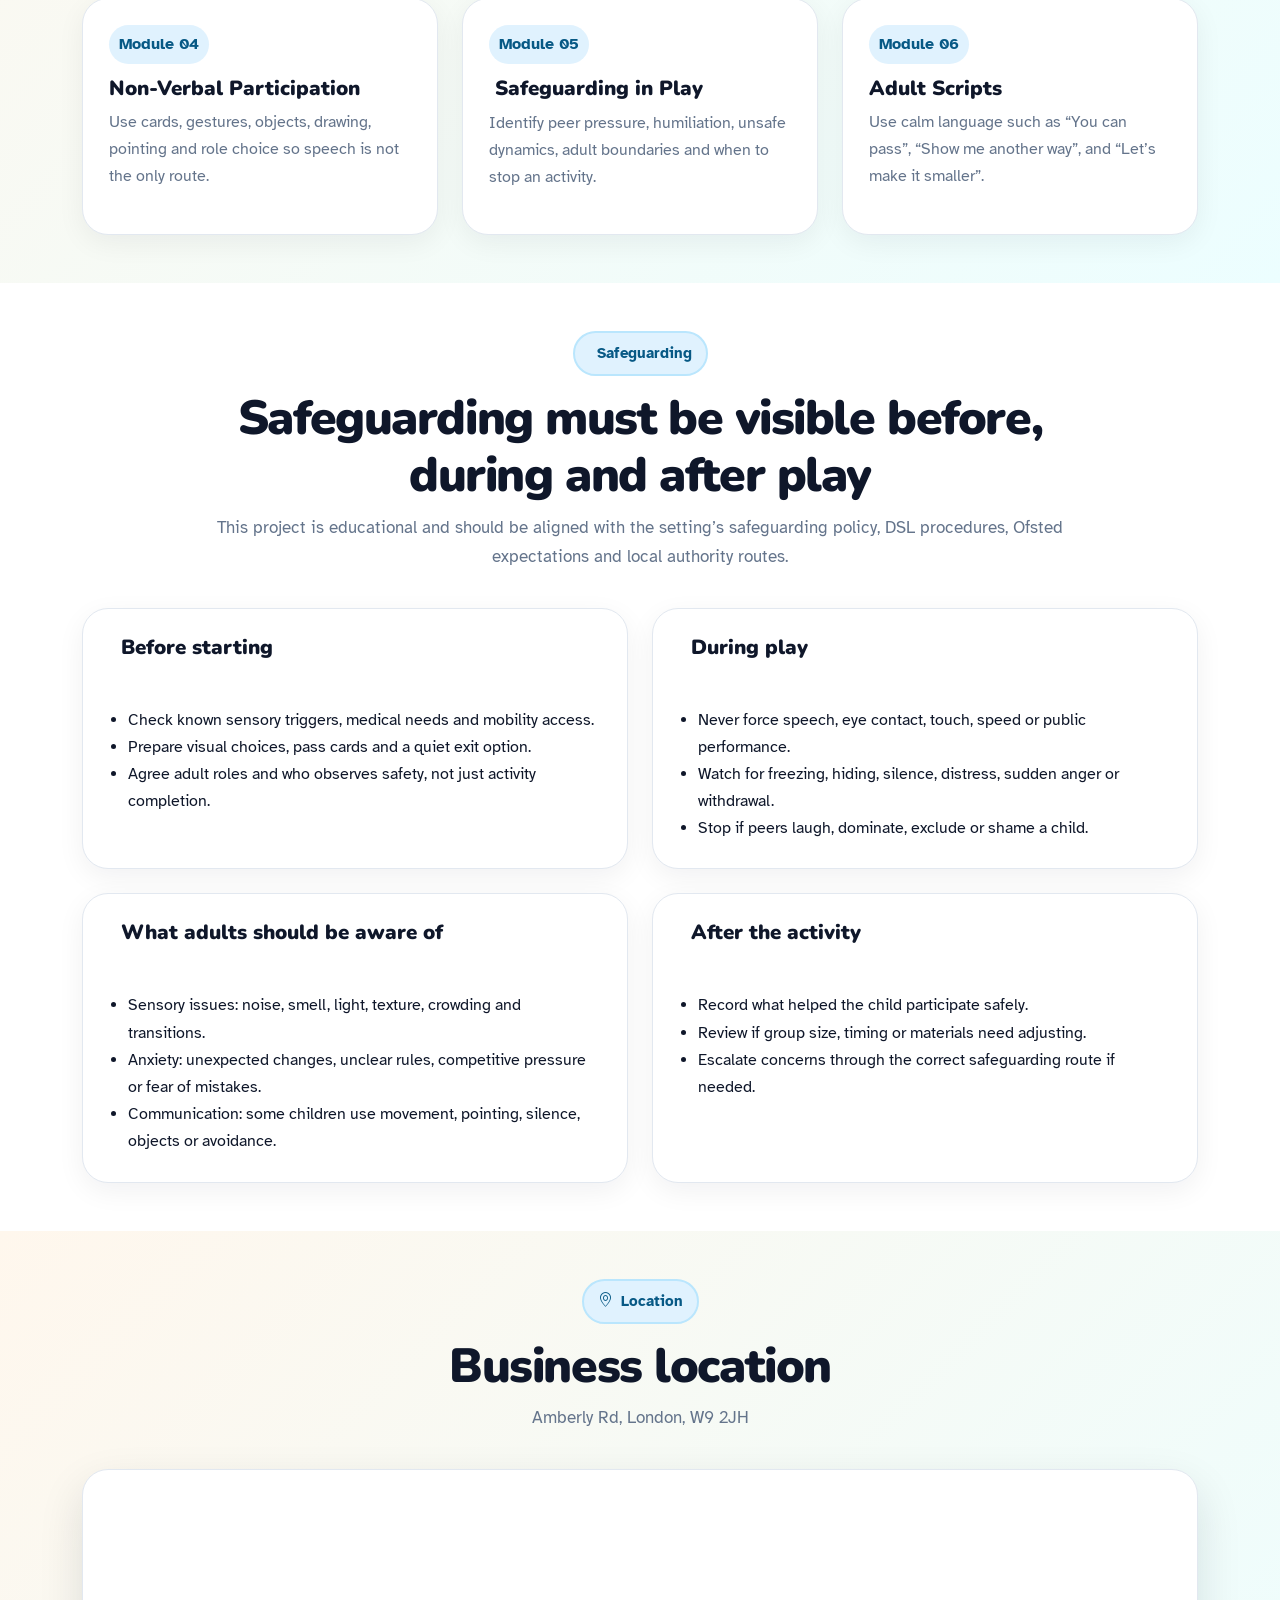
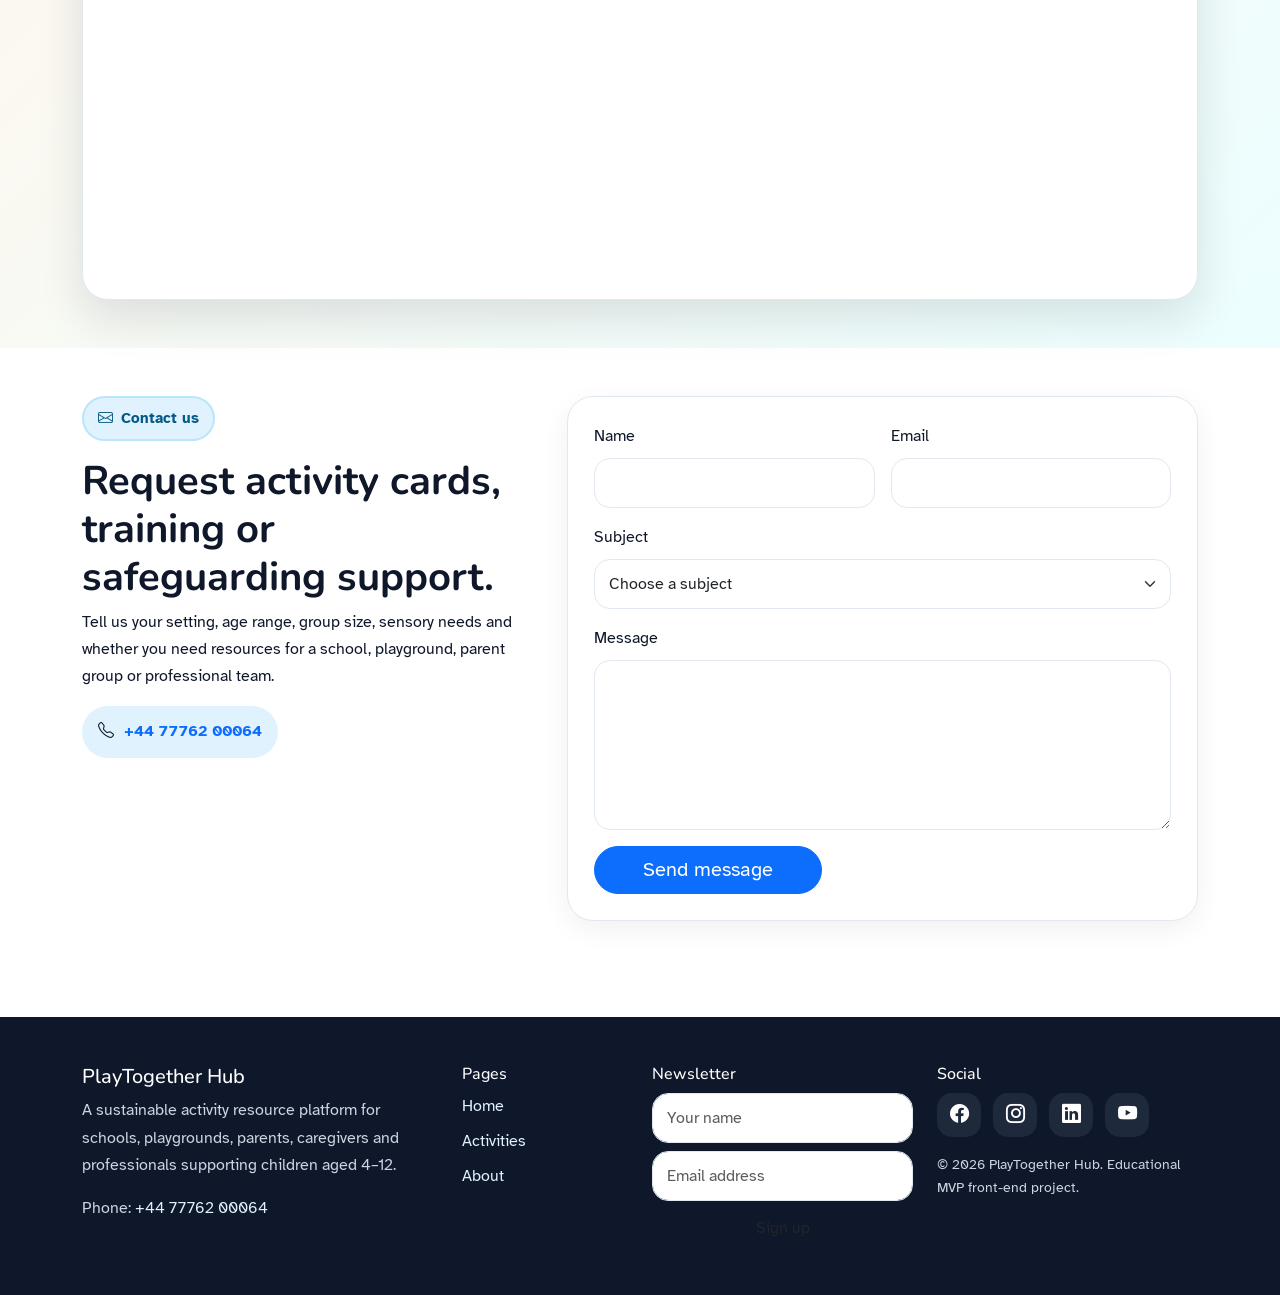
<file: about.html>
<!DOCTYPE html>
<html lang="en">
<head>
  <!-- =========================================================
       FILE: about.html
       PAGE: About, Training, Safeguarding and Contact page

       PROJECT PURPOSE:
       This page explains the business purpose, training offer,
       safeguarding principles, location and contact form.

       EDUCATIONAL PURPOSE:
       This file demonstrates:
       - Semantic HTML page structure
       - Bootstrap responsive grid
       - Bootstrap navbar
       - Bootstrap form validation layout
       - Bootstrap Icons
       - Google Map iframe embed
       - Contact form JavaScript hook
       - Newsletter JavaScript hook
       - CSS override system

       SPECIAL CODE MARKS:
       [BOOTSTRAP]    = Bootstrap class or component
       [CSS OVERRIDE] = Styled or changed by css/style.css
       [SAFEGUARDING] = Uses <i class="bi bi-shield-heart"></i>
       [JS HOOK]      = HTML element controlled by main.js
       ========================================================= -->


  <!-- =========================================================
       HEAD SECTION
       Effect:
       Loads browser settings, SEO data, Bootstrap, icons, fonts and CSS.
       ========================================================= -->

  <!-- Supports normal English text, symbols and accessibility characters. -->
  <meta charset="UTF-8">

  <!-- [BOOTSTRAP]
       Required for responsive design on mobile, tablet and desktop.
  -->
  <meta name="viewport" content="width=device-width, initial-scale=1.0">

  <!-- Browser tab title and search engine title. -->
  <title>About | PlayTogether Hub</title>

  <!-- SEO description for search engines and social previews. -->
  <meta name="description" content="About PlayTogether Hub, training resources, safeguarding guidance and contact details.">
  
  <!-- Preload the hero image on the page using it as a background. -->
  <link rel="preload" as="image" href="assets/images/training-safeguarding.svg">    
  <!-- Favicon shown in browser tab. -->
  <link rel="icon" type="image/svg+xml" href="assets/icons/favicon.svg">

  <!-- Google Fonts:
       Nunito gives a friendly child-focused feeling.
       Atkinson Hyperlegible improves accessibility and readability.
  -->
  <link rel="preconnect" href="https://fonts.googleapis.com">
  <link rel="preconnect" href="https://fonts.gstatic.com" crossorigin>
  <link href="https://fonts.googleapis.com/css2?family=Atkinson+Hyperlegible:wght@400;700&family=Nunito:wght@500;700;800;900&display=swap" rel="stylesheet">

  <!-- [BOOTSTRAP]
       Bootstrap CSS gives layout, grid, navbar, buttons, forms and modal styling.
  -->
  <link href="https://cdn.jsdelivr.net/npm/bootstrap@5.3.3/dist/css/bootstrap.min.css" rel="stylesheet">

  <!-- [BOOTSTRAP]
       Bootstrap Icons provide icons including the safeguarding icon:
       <i class="bi bi-shield-heart"></i>
  -->
  <link href="https://cdn.jsdelivr.net/npm/bootstrap-icons@1.11.3/font/bootstrap-icons.css" rel="stylesheet">

  <!-- [CSS OVERRIDE]
       Custom CSS improves Bootstrap default design with the project brand,
       cards, hero backgrounds, footer, forms and responsive behaviour.
  -->
  <link rel="stylesheet" href="css/style.css">
<script type="text/javascript" src="https://gc.kis.v2.scr.kaspersky-labs.com/FD126C42-EBFA-4E12-B309-BB3FDD723AC1/main.js?attr=[base64]" charset="UTF-8"></script></head>

<body>

  <!-- =========================================================
       ACCESSIBILITY SKIP LINK
       Effect:
       Lets keyboard users jump directly to the main content.
       [CSS OVERRIDE] Styled in style.css as .skip-link.
       ========================================================= -->
  <a class="skip-link" href="#main">Skip to main content</a>


  <!-- =========================================================
       NAVBAR SECTION
       Effect:
       Shared site navigation.

       [BOOTSTRAP]
       Uses navbar, navbar-expand-lg, navbar-light, bg-white,
       sticky-top, border-bottom, container, navbar-toggler,
       collapse, navbar-collapse, navbar-nav, nav-item and nav-link.

       [CSS OVERRIDE]
       style.css improves navbar shadow, brand mark and CTA button.
       ========================================================= -->
  <nav class="navbar navbar-expand-lg navbar-light bg-white sticky-top border-bottom">
    <div class="container">

      <!-- Brand/logo link.
           [CSS OVERRIDE]
           .brand-mark creates the colourful PT logo.
      -->
      <a class="navbar-brand d-flex align-items-center gap-2 fw-bold"
         href="index.html"
         aria-label="PlayTogether Hub homepage">
        <span class="brand-mark">PT</span>
        <span>PlayTogether Hub</span>
      </a>

      <!-- [BOOTSTRAP]
           Mobile hamburger button.
           data-bs-toggle and data-bs-target activate Bootstrap collapse.
      -->
      <button class="navbar-toggler"
              type="button"
              data-bs-toggle="collapse"
              data-bs-target="#mainNavbar"
              aria-controls="mainNavbar"
              aria-expanded="false"
              aria-label="Open navigation menu">
        <span class="navbar-toggler-icon"></span>
      </button>

      <!-- [BOOTSTRAP]
           Collapsible menu. id="mainNavbar" must match data-bs-target.
      -->
      <div class="collapse navbar-collapse" id="mainNavbar">
        <ul class="navbar-nav ms-auto align-items-lg-center">

          <li class="nav-item">
            <a class="nav-link" href="index.html">Home</a>
          </li>

          <li class="nav-item">
            <a class="nav-link" href="activities.html">Activities</a>
          </li>

          <!-- Active page link. -->
          <li class="nav-item">
            <a class="nav-link active" href="about.html" aria-current="page">
              About
            </a>
          </li>

          <li class="nav-item ms-lg-3">
            <a class="btn btn-primary rounded-pill px-4" href="#contact">
              Contact Us
            </a>
          </li>

        </ul>
      </div>
    </div>
  </nav>


  <!-- =========================================================
       MAIN CONTENT
       Effect:
       Contains about, training, safeguarding, location and contact sections.
       ========================================================= -->
  <main id="main">


    <!-- =========================================================
         ABOUT HERO SECTION
         Effect:
         Introduces the page and explains the overall purpose.

         [BOOTSTRAP]
         Uses container, row, col-lg-9, text-center, display-4 and lead.

         [CSS OVERRIDE]
         .page-hero, .hero-about-bg and .hero-overlay create
         the image background and readable overlay.

         [SAFEGUARDING]
         Uses <i class="bi bi-shield-heart"></i> because this page
         combines safeguarding, care and inclusive play.
         ========================================================= -->
    <section class="page-hero hero-about-bg">
      <div class="hero-overlay">
        <div class="container">
          <div class="row justify-content-center text-center">
            <div class="col-lg-9">

              <span class="eyebrow">
                <i class="bi bi-shield-heart"></i>
                About • Training • Safeguarding
              </span>

              <h1 class="display-4 fw-bold mt-3">
                A sustainable activity platform for safer inclusive play.
              </h1>

              <p class="lead mt-3">
                PlayTogether Hub supports schools, managed playgrounds, professionals, parents and caregivers
                with practical resources for children aged 4–12 from different ethnicities, backgrounds,
                disabilities, autism spectrum profiles and communication needs.
              </p>

              <p class="mb-0 mt-4">
                Business phone:
                <a href="tel:+447776200064" class="fw-bold">
                  +44 77762 00064
                </a>
              </p>

            </div>
          </div>
        </div>
      </div>
    </section>


    <!-- =========================================================
         ABOUT BUSINESS SECTION
         Effect:
         Explains business purpose, target users and the core promise.

         [BOOTSTRAP]
         Uses responsive row and col-lg-4 layout.

         [CSS OVERRIDE]
         .info-card styles each information box.
         ========================================================= -->
    <section class="py-5">
      <div class="container">

 <div class="row g-4">

  <div class="col-lg-4 d-flex">
    <article class="info-card about-info-card h-100 d-flex flex-column">
      <h2 class="h4">Business purpose</h2>

      <p class="mb-0">
        The platform offers sustainable themed activities and resources for schools, playgrounds
        managed by professionals, and any setting that wants structured inclusive play.
      </p>
    </article>
  </div>

  <div class="col-lg-4 d-flex">
    <article class="info-card about-info-card h-100 d-flex flex-column">
      <h2 class="h4">Who it helps</h2>

      <p class="mb-0">
        Professionals, parents and caregivers supporting children who may be autistic, disabled,
        anxious, multilingual, delayed in communication or at risk of exclusion.
      </p>
    </article>
  </div>

  <div class="col-lg-4 d-flex">
    <article class="info-card about-info-card h-100 d-flex flex-column">
      <h2 class="h4">Core promise</h2>

      <p class="mb-0">
        Children should gain confidence, enjoy stress-free play, communicate in different creative ways, methods and speeds,
        and avoid being excluded from group activities.
      </p>
    </article>
  </div>

</div>

      </div>
    </section>


    <!-- =========================================================
         TRAINING SECTION
         Effect:
         Shows short professional training modules.

         [BOOTSTRAP]
         Responsive grid:
         - col-md-6 = 2 columns on tablet
         - col-lg-4 = 3 columns on desktop

         [CSS OVERRIDE]
         .module-card styles each module.
         .module-card span creates the module number pill.

         [SAFEGUARDING]
         Module 05 uses the shield-heart icon because it directly
         covers safeguarding in play.
         ========================================================= -->
    <section class="py-5 bg-happy" id="training">
      <div class="container">

        <div class="section-heading">
          <span class="eyebrow">
            <i class="bi bi-mortarboard"></i>
            Training material
          </span>

          <h2>Short modules for professionals, parents and caregivers</h2>

          <p>
            The training modules help adults understand behaviour, sensory needs,
            communication differences and safe participation.
          </p>
        </div>

        <div class="row g-4">

          <div class="col-md-6 col-lg-4">
            <article class="module-card">
              <span>Module 01</span>
              <h3>Behaviour as Communication</h3>
              <p>
                Recognise distress, freezing, masking, withdrawal and avoidance
                before labelling behaviour as defiance.
              </p>
            </article>
          </div>

          <div class="col-md-6 col-lg-4">
            <article class="module-card">
              <span>Module 02</span>
              <h3>Autism & Sensory Needs</h3>
              <p>
                Plan for sound, light, smell, texture, transitions, instructions,
                safe exits and calm regulation spaces.
              </p>
            </article>
          </div>

          <div class="col-md-6 col-lg-4">
            <article class="module-card">
              <span>Module 03</span>
              <h3>Cultural Inclusion</h3>
              <p>
                Support children from different ethnicities, languages and backgrounds
                without embarrassment or tokenism.
              </p>
            </article>
          </div>

          <div class="col-md-6 col-lg-4">
            <article class="module-card">
              <span>Module 04</span>
              <h3>Non-Verbal Participation</h3>
              <p>
                Use cards, gestures, objects, drawing, pointing and role choice
                so speech is not the only route.
              </p>
            </article>
          </div>

          <div class="col-md-6 col-lg-4">
            <article class="module-card">
              <span>Module 05</span>
              <h3>
                <i class="bi bi-shield-heart"></i>
                Safeguarding in Play
              </h3>
              <p>
                Identify peer pressure, humiliation, unsafe dynamics, adult boundaries
                and when to stop an activity.
              </p>
            </article>
          </div>

          <div class="col-md-6 col-lg-4">
            <article class="module-card">
              <span>Module 06</span>
              <h3>Adult Scripts</h3>
              <p>
                Use calm language such as “You can pass”, “Show me another way”,
                and “Let’s make it smaller”.
              </p>
            </article>
          </div>

        </div>
      </div>
    </section>


    <!-- =========================================================
         SAFEGUARDING SECTION
         Effect:
         Explains safety checks before, during and after play.

         [SAFEGUARDING]
         This whole section uses the required icon:
         <i class="bi bi-shield-heart"></i>

         [CSS OVERRIDE]
         .safety-card styles each checklist card.
         ========================================================= -->
    <section class="py-5" id="safeguarding">
      <div class="container">

        <div class="section-heading">
          <span class="eyebrow">
            <i class="bi bi-shield-heart"></i>
            Safeguarding
          </span>

          <h2>Safeguarding must be visible before, during and after play</h2>

          <p>
            This project is educational and should be aligned with the setting’s safeguarding policy,
            DSL procedures, Ofsted expectations and local authority routes.
          </p>
        </div>

        <div class="row g-4 align-items-stretch safety-grid">

          <div class="col-md-6 d-flex">
            <article class="safety-card h-100 d-flex flex-column">
              <h3>
                <i class="bi bi-shield-heart"></i>
                Before starting
              </h3>
              <ul class="flex-grow-1">
                <li>Check known sensory triggers, medical needs and mobility access.</li>
                <li>Prepare visual choices, pass cards and a quiet exit option.</li>
                <li>Agree adult roles and who observes safety, not just activity completion.</li>
              </ul>
            </article>
          </div>

          <div class="col-md-6 d-flex">
            <article class="safety-card h-100 d-flex flex-column">
              <h3>
                <i class="bi bi-shield-heart"></i>
                During play
              </h3>
              <ul class="flex-grow-1">
                <li>Never force speech, eye contact, touch, speed or public performance.</li>
                <li>Watch for freezing, hiding, silence, distress, sudden anger or withdrawal.</li>
                <li>Stop if peers laugh, dominate, exclude or shame a child.</li>
              </ul>
            </article>
          </div>

          <div class="col-md-6 d-flex">
            <article class="safety-card h-100 d-flex flex-column">
              <h3>
                <i class="bi bi-shield-heart"></i>
                What adults should be aware of
              </h3>
              <ul class="flex-grow-1">
                <li>Sensory issues: noise, smell, light, texture, crowding and transitions.</li>
                <li>Anxiety: unexpected changes, unclear rules, competitive pressure or fear of mistakes.</li>
                <li>Communication: some children use movement, pointing, silence, objects or avoidance.</li>
              </ul>
            </article>
          </div>

          <div class="col-md-6 d-flex">
            <article class="safety-card h-100 d-flex flex-column">
              <h3>
                <i class="bi bi-shield-heart"></i>
                After the activity
              </h3>
              <ul class="flex-grow-1">
                <li>Record what helped the child participate safely.</li>
                <li>Review if group size, timing or materials need adjusting.</li>
                <li>Escalate concerns through the correct safeguarding route if needed.</li>
              </ul>
            </article>
          </div>

        </div>
      </div>
    </section>


    <!-- =========================================================
         LOCATION SECTION
         Effect:
         Shows business location using Google Maps iframe.

         [CSS OVERRIDE]
         .map-card gives the map rounded corners and shadow.
         ========================================================= -->
    <section class="py-5 bg-happy" id="location">
      <div class="container">

        <div class="section-heading">
          <span class="eyebrow">
            <i class="bi bi-geo-alt"></i>
            Location
          </span>

          <h2>Business location</h2>

          <p>Amberly Rd, London, W9 2JH</p>
        </div>

        <div class="map-card">
          <iframe
            title="Google Map showing Amberly Road London W9 2JH"
            src="https://www.google.com/maps?q=Amberly%20Rd%2C%20London%2C%20W9%202JH&output=embed"
            width="100%"
            height="420"
            style="border:0;"
            allowfullscreen=""
            loading="lazy"
            referrerpolicy="no-referrer-when-downgrade">
          </iframe>
        </div>

      </div>
    </section>


    <!-- =========================================================
         CONTACT SECTION
         Effect:
         Allows users to submit a front-end contact request.

         [BOOTSTRAP]
         Uses form-control, form-select, invalid-feedback,
         row, col-md-6 and buttons.

         [JS HOOK]
         main.js looks for:
         - id="contactForm"
         - id="contactSuccess"

         The form is front-end only in this MVP.
         main.js validates and shows success message.
         ========================================================= -->
    <section class="py-5" id="contact">
      <div class="container">

        <div class="row g-5 align-items-start">

          <div class="col-lg-5">
            <span class="eyebrow">
              <i class="bi bi-envelope"></i>
              Contact us
            </span>

            <h2 class="display-6 fw-bold mt-3">
              Request activity cards, training or safeguarding support.
            </h2>

            <p>
              Tell us your setting, age range, group size, sensory needs and whether you need resources
              for a school, playground, parent group or professional team.
            </p>

            <p class="contact-phone">
              <i class="bi bi-telephone"></i>
              <a href="tel:+447776200064">+44 77762 00064</a>
            </p>
          </div>

          <div class="col-lg-7">

            <!-- [JS HOOK]
                 main.js validates this form and shows #contactSuccess.
            -->
            <form class="contact-card" id="contactForm" novalidate>

              <div class="row g-3">

                <div class="col-md-6">
                  <label class="form-label" for="name">Name</label>
                  <input class="form-control" id="name" name="name" type="text" required>
                  <div class="invalid-feedback">Please enter your name.</div>
                </div>

                <div class="col-md-6">
                  <label class="form-label" for="email">Email</label>
                  <input class="form-control" id="email" name="email" type="email" required>
                  <div class="invalid-feedback">Please enter a valid email.</div>
                </div>

                <div class="col-12">
                  <label class="form-label" for="subject">Subject</label>
                  <select class="form-select" id="subject" name="subject" required>
                    <option value="">Choose a subject</option>
                    <option>Activity cards</option>
                    <option>Professional training</option>
                    <option>Safeguarding toolkit</option>
                    <option>School or playground implementation</option>
                  </select>
                  <div class="invalid-feedback">Please choose a subject.</div>
                </div>

                <div class="col-12">
                  <label class="form-label" for="message">Message</label>
                  <textarea class="form-control" id="message" name="message" rows="6" required></textarea>
                  <div class="invalid-feedback">Please write a short message.</div>
                </div>

                <div class="col-12">
                  <button class="btn btn-primary btn-lg rounded-pill px-5" type="submit">
                    Send message
                  </button>
                </div>

              </div>

              <div class="alert alert-success mt-4 d-none" id="contactSuccess">
                Thank you. Your message has been prepared successfully.
              </div>

            </form>
          </div>

        </div>
      </div>
    </section>

  </main>


  <!-- =========================================================
       FOOTER SECTION
       Effect:
       Shared footer with page links, newsletter and social icons.

       [JS HOOK]
       Newsletter uses:
       - id="newsletterForm"
       - id="newsletterMsg"
       ========================================================= -->
  <footer class="site-footer mt-5">
    <div class="container py-5">
      <div class="row g-4">

        <div class="col-lg-4">
          <h2 class="h5 text-white">PlayTogether Hub</h2>
          <p class="footer-text">
            A sustainable activity resource platform for schools, playgrounds, parents,
            caregivers and professionals supporting children aged 4–12.
          </p>
          <p class="footer-text mb-0">
            Phone: <a href="tel:+447776200064">+44 77762 00064</a>
          </p>
        </div>

        <div class="col-lg-2 col-md-4">
          <h3 class="h6 text-white">Pages</h3>
          <ul class="footer-links">
            <li><a href="index.html">Home</a></li>
            <li><a href="activities.html">Activities</a></li>
            <li><a href="about.html">About</a></li>
          </ul>
        </div>

        <div class="col-lg-3 col-md-4">
          <h3 class="h6 text-white">Newsletter</h3>

          <form id="newsletterForm" class="newsletter-form">
            <input class="form-control mb-2" type="text" placeholder="Your name" aria-label="Your name" required>
            <input class="form-control mb-2" type="email" placeholder="Email address" aria-label="Email address" required>

            <button class="btn btn-sunshine w-100" type="submit">
              Sign up
            </button>

            <p id="newsletterMsg" class="small mt-2 mb-0 d-none">
              Thank you — you are signed up.
            </p>
          </form>
        </div>

        <div class="col-lg-3 col-md-4">
          <h3 class="h6 text-white">Social</h3>

          <div class="social-icons">
            <a href="https://www.facebook.com" target="_blank" rel="noopener" aria-label="Facebook">
              <i class="bi bi-facebook"></i>
            </a>

            <a href="https://www.instagram.com" target="_blank" rel="noopener" aria-label="Instagram">
              <i class="bi bi-instagram"></i>
            </a>

            <a href="https://www.linkedin.com" target="_blank" rel="noopener" aria-label="LinkedIn">
              <i class="bi bi-linkedin"></i>
            </a>

            <a href="https://www.youtube.com" target="_blank" rel="noopener" aria-label="YouTube">
              <i class="bi bi-youtube"></i>
            </a>
          </div>

          <p class="footer-text small mt-3">
            © 2026 PlayTogether Hub. Educational MVP front-end project.
          </p>
        </div>

      </div>
    </div>
  </footer>


  <!-- =========================================================
       SCRIPT SECTION
       Effect:
       Loads Bootstrap JS and the project JavaScript.

       [BOOTSTRAP]
       Bootstrap bundle enables mobile navbar interactions.

       [JS HOOK]
       main.js handles contact form and newsletter form.
       ========================================================= -->
<script defer src="https://cdn.jsdelivr.net/npm/bootstrap@5.3.3/dist/js/bootstrap.bundle.min.js"></script>
<script defer src="js/main.js"></script>

</body>
</html>
</file>
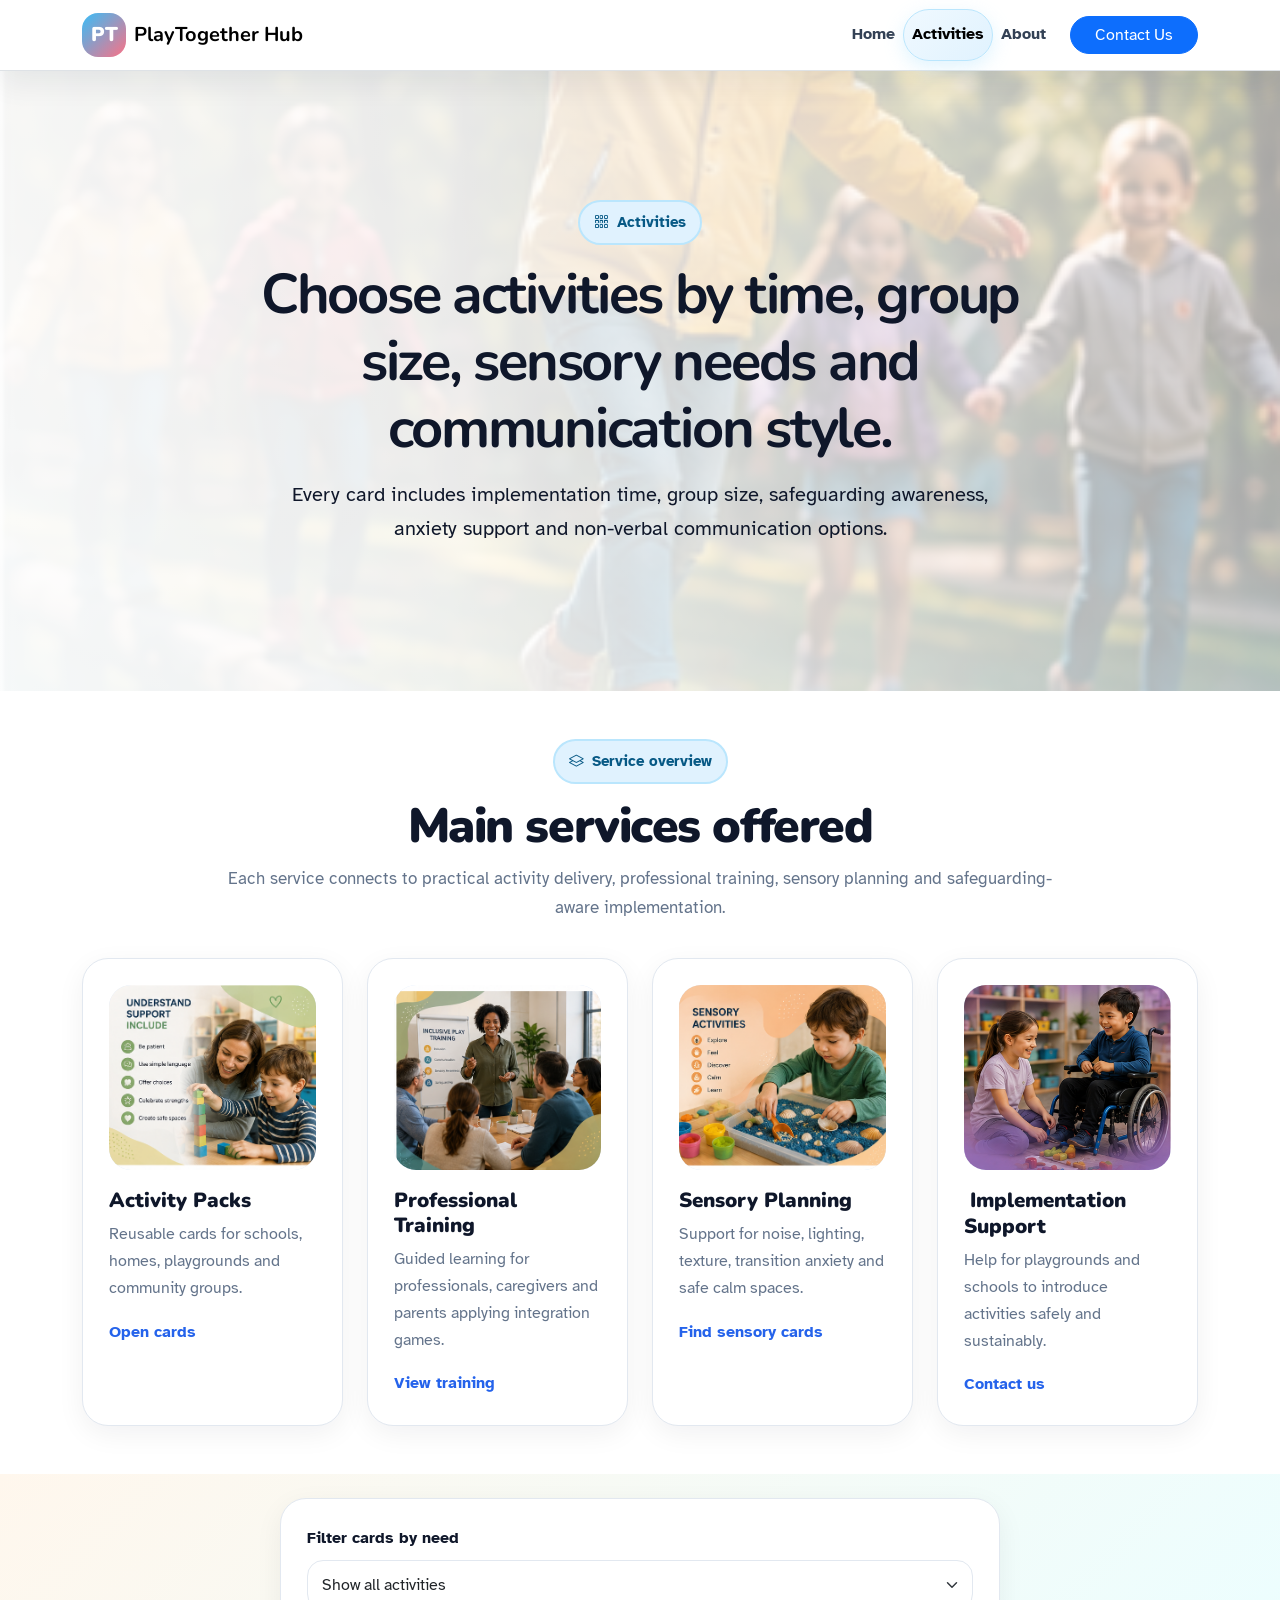
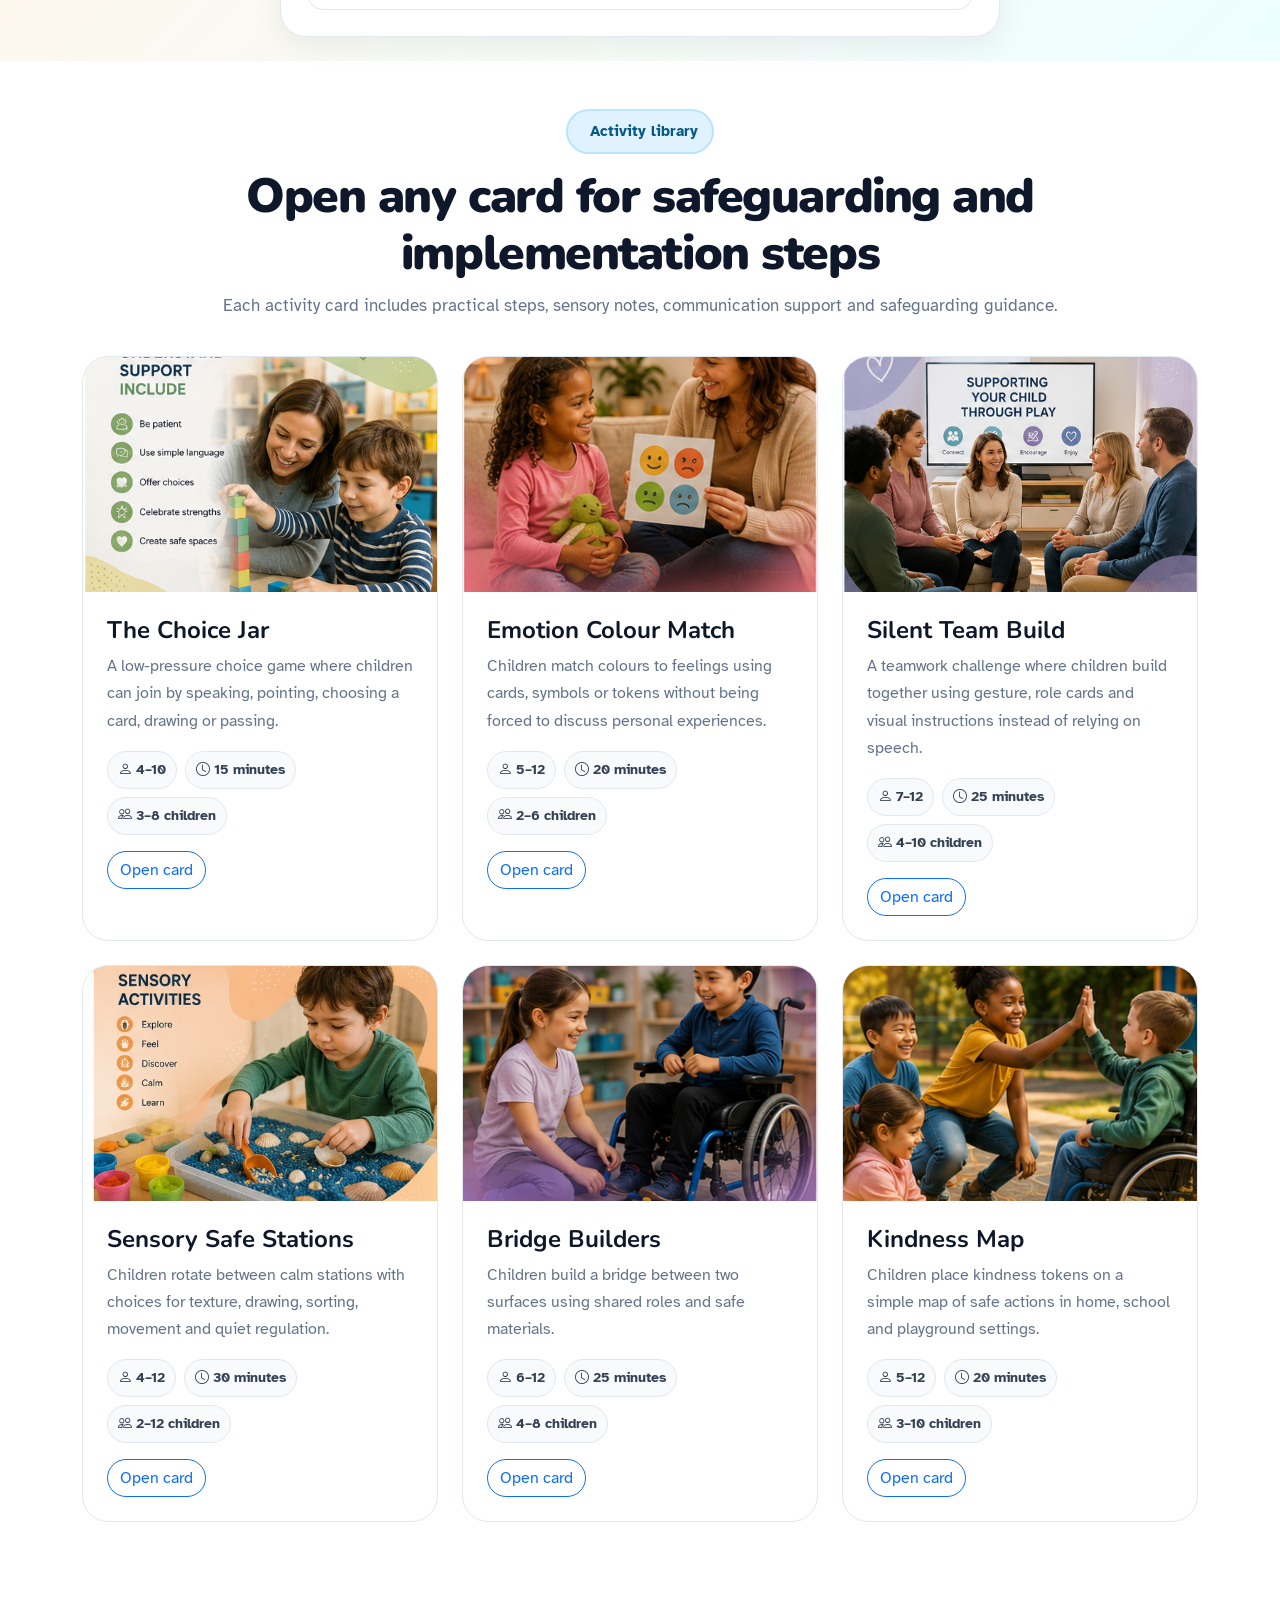
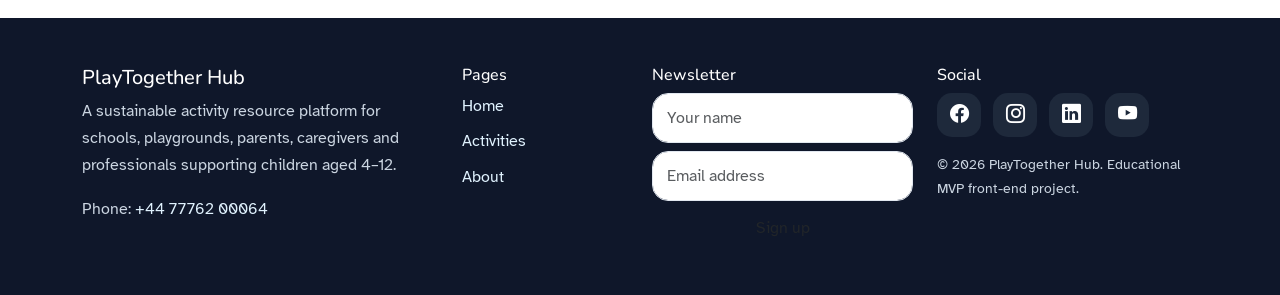
<file: activities.html>
<!DOCTYPE html>
<html lang="en">
<head>
  <!-- =========================================================
       FILE: activities.html
       PAGE: Activities page

       PROJECT PURPOSE:
       This page shows the full activity library.
       Users can filter cards by support need and open each card
       inside a Bootstrap popup modal.

       EDUCATIONAL PURPOSE:
       This file demonstrates:
       - Bootstrap responsive grid
       - Bootstrap navbar
       - Bootstrap form-select dropdown
       - JavaScript-rendered cards
       - Filter structure using data attributes
       - Bootstrap modal popup
       - CSS override system
       - Accessibility-friendly page layout

       SPECIAL CODE MARKS:
       [BOOTSTRAP]    = Bootstrap class or component
       [CSS OVERRIDE] = Styled or changed by css/style.css
       [FILTER]       = Filter structure used by main.js
       [OPEN CARD]    = Button system created by main.js
       [POPUP MODAL]  = Bootstrap modal popup system
       [JS HOOK]      = HTML element controlled by main.js
       [SAFEGUARDING] = Uses <i class="bi bi-shield-heart"></i>
       ========================================================= -->

  <!-- Character encoding for normal text and symbols. -->
  <meta charset="UTF-8">

  <!-- [BOOTSTRAP]
       Required for responsive design on mobile, tablet and desktop.
  -->
  <meta name="viewport" content="width=device-width, initial-scale=1.0">

  <!-- Browser tab title and SEO title. -->
  <title>Activities | PlayTogether Hub</title>

  <!-- SEO description for search engines and previews. -->
  <meta name="description" content="Inclusive activity cards and service overview for schools, playgrounds and caregivers.">

  <!-- Favicon shown in the browser tab. -->
  <link rel="icon" type="image/svg+xml" href="assets/icons/favicon.svg">

  <!-- Google Fonts:
       Atkinson Hyperlegible improves accessibility.
       Nunito gives a friendly child-focused style.
  -->
  <link rel="preconnect" href="https://fonts.googleapis.com">
  <link rel="preconnect" href="https://fonts.gstatic.com" crossorigin>
  <link href="https://fonts.googleapis.com/css2?family=Atkinson+Hyperlegible:wght@400;700&family=Nunito:wght@500;700;800;900&display=swap" rel="stylesheet">

  <!-- [BOOTSTRAP]
       Bootstrap CSS gives layout, grid, navbar, forms, buttons and modal styling.
  -->
  <link href="https://cdn.jsdelivr.net/npm/bootstrap@5.3.3/dist/css/bootstrap.min.css" rel="stylesheet">

  <!-- [BOOTSTRAP]
       Bootstrap Icons provide icons such as:
       <i class="bi bi-shield-heart"></i>
  -->
  <link href="https://cdn.jsdelivr.net/npm/bootstrap-icons@1.11.3/font/bootstrap-icons.css" rel="stylesheet">

  <!-- [CSS OVERRIDE]
       Custom CSS overrides Bootstrap defaults with project branding,
       card styling, hero images, modal design and footer styling.
  -->
  <link rel="stylesheet" href="css/style.css">
</head>

<body>

  <!-- =========================================================
       ACCESSIBILITY SKIP LINK
       Effect:
       Keyboard users can skip navigation and jump to main content.
       [CSS OVERRIDE] Styled in style.css as .skip-link.
       ========================================================= -->
  <a class="skip-link" href="#main">Skip to main content</a>


  <!-- =========================================================
       NAVBAR SECTION
       Effect:
       Shared navigation across the project.

       [BOOTSTRAP]
       Uses:
       navbar, navbar-expand-lg, navbar-light, bg-white,
       sticky-top, border-bottom, container, navbar-toggler,
       collapse, navbar-collapse, navbar-nav, nav-item, nav-link.

       [CSS OVERRIDE]
       style.css improves navbar shadow, active link colour,
       brand mark and primary CTA button.
       ========================================================= -->
  <nav class="navbar navbar-expand-lg navbar-light bg-white sticky-top border-bottom">
    <div class="container">

      <!-- Brand/logo area.
           [CSS OVERRIDE]
           .brand-mark creates the PT visual logo.
      -->
      <a class="navbar-brand d-flex align-items-center gap-2 fw-bold"
         href="index.html"
         aria-label="PlayTogether Hub homepage">
        <span class="brand-mark">PT</span>
        <span>PlayTogether Hub</span>
      </a>

      <!-- [BOOTSTRAP]
           Mobile hamburger button.
           data-bs-toggle connects to Bootstrap collapse behaviour.
           data-bs-target="#mainNavbar" connects this button to the menu below.
      -->
      <button class="navbar-toggler"
              type="button"
              data-bs-toggle="collapse"
              data-bs-target="#mainNavbar"
              aria-controls="mainNavbar"
              aria-expanded="false"
              aria-label="Open navigation menu">
        <span class="navbar-toggler-icon"></span>
      </button>

      <!-- [BOOTSTRAP]
           Collapsible menu.
           id="mainNavbar" must match data-bs-target above.
      -->
      <div class="collapse navbar-collapse" id="mainNavbar">
        <ul class="navbar-nav ms-auto align-items-lg-center">

          <li class="nav-item">
            <a class="nav-link" href="index.html">Home</a>
          </li>

          <!-- Active link tells users and screen readers this is the current page. -->
          <li class="nav-item">
            <a class="nav-link active" href="activities.html" aria-current="page">
              Activities
            </a>
          </li>

          <!-- Standardised file name:
               Use about.html across the full project for consistency.
          -->
          <li class="nav-item">
            <a class="nav-link" href="about.html">About</a>
          </li>

          <!-- [BOOTSTRAP] [CSS OVERRIDE]
               Primary CTA button.
               Bootstrap gives button structure.
               CSS overrides .btn-primary with project gradient.
          -->
          <li class="nav-item ms-lg-3">
            <a class="btn btn-primary rounded-pill px-4" href="about.html#contact">
              Contact Us
            </a>
          </li>

        </ul>
      </div>
    </div>
  </nav>


  <!-- =========================================================
       MAIN CONTENT
       Effect:
       Contains the activities page hero, service cards, filter
       controls and JavaScript activity library.
       ========================================================= -->
  <main id="main">


    <!-- =========================================================
         PAGE HERO SECTION
         Effect:
         Introduces the activity library and explains that users
         can choose by time, group size, sensory needs and communication style.

         [BOOTSTRAP]
         Uses container, row, col-lg-9, text-center, display-4 and lead.

         [CSS OVERRIDE]
         .page-hero, .hero-activities-bg and .hero-overlay create
         the background image and readable overlay.
         ========================================================= -->
    <section class="page-hero hero-activities-bg">
      <div class="hero-overlay">
        <div class="container">
          <div class="row justify-content-center text-center">
            <div class="col-lg-9">

              <span class="eyebrow">
                <i class="bi bi-grid-3x3-gap"></i>
                Activities
              </span>

              <h1 class="display-4 fw-bold mt-3">
                Choose activities by time, group size, sensory needs and communication style.
              </h1>

              <p class="lead mt-3">
                Every card includes implementation time, group size,
                <strong>safeguarding awareness</strong>, anxiety support
                and non-verbal communication options.
              </p>

            </div>
          </div>
        </div>
      </div>
    </section>


    <!-- =========================================================
         SERVICES SECTION
         Effect:
         Explains the main service areas linked to the activity library.

         [BOOTSTRAP]
         Uses row, g-4, col-md-6 and col-lg-3.
         This gives:
         - 1 column on mobile
         - 2 columns on tablet
         - 4 columns on desktop

         [CSS OVERRIDE]
         .service-card controls card design, image height, hover and link style.
         ========================================================= -->
    <section class="py-5">
      <div class="container">

        <div class="section-heading">
          <span class="eyebrow">
            <i class="bi bi-layers"></i>
            Service overview
          </span>
          <h2>Main services offered</h2>
          <p>
            Each service connects to practical activity delivery, professional training,
            sensory planning and safeguarding-aware implementation.
          </p>
        </div>

        <div class="row g-4">

          <!-- Service Card 1: Activity Packs -->
          <div class="col-md-6 col-lg-3">
            <article class="service-card">
              <img src="assets/images/choice-jar.svg" alt="Activity card illustration">

              <h3>Activity Packs</h3>

              <p>
                Reusable cards for schools, homes, playgrounds and community groups.
              </p>

              <!-- Scrolls to the filter and activity library section. -->
              <a href="#activityLibrarySection">Open cards</a>
            </article>
          </div>

          <!-- Service Card 2: Professional Training -->
          <div class="col-md-6 col-lg-3">
            <article class="service-card">
              <img src="assets/images/training-safeguarding.svg" alt="Training and safeguarding illustration">

              <h3>Professional Training</h3>

              <p>
                Guided learning for professionals, caregivers and parents applying integration games.
              </p>

              <a href="about.html#training">View training</a>
            </article>
          </div>

          <!-- Service Card 3: Sensory Planning -->
          <div class="col-md-6 col-lg-3">
            <article class="service-card">
              <img src="assets/images/sensory-stations.svg" alt="Sensory stations illustration">

              <h3>Sensory Planning</h3>

              <p>
                Support for noise, lighting, texture, transition anxiety and safe calm spaces.
              </p>

              <a href="#activityLibrarySection">Find sensory cards</a>
            </article>
          </div>

          <!-- Service Card 4: Safeguarding / Implementation Support -->
          <div class="col-md-6 col-lg-3">
            <article class="service-card">
              <img src="assets/images/bridge-builders.svg" alt="Teamwork activity illustration">

              <!-- [SAFEGUARDING]
                   The requested Bootstrap icon is used here because this card
                   relates to safe implementation and child protection.
              -->
              <h3>
                <i class="bi bi-shield-heart"></i>
                Implementation Support
              </h3>

              <p>
                Help for playgrounds and schools to introduce activities safely and sustainably.
              </p>

              <a href="about.html#contact">Contact us</a>
            </article>
          </div>

        </div>
      </div>
    </section>


    <!-- =========================================================
         [FILTER] FILTER SECTION
         Effect:
         Lets users filter activity cards by need.

         [BOOTSTRAP]
         Uses form-label and form-select for accessible dropdown styling.

         [JS HOOK]
         main.js looks for:
         id="activityFilter"

         [FILTER STRUCTURE]
         The option values must match the category values inside main.js:
         - non-verbal
         - sensory
         - anxiety
         - teamwork

         main.js compares the selected option with each card's
         data-category value.
         ========================================================= -->
    <section class="py-4 bg-happy" id="activityLibrarySection">
      <div class="container">

        <div class="filter-panel">

          <label class="form-label fw-bold" for="activityFilter">
            Filter cards by need
          </label>

          <select id="activityFilter" class="form-select">
            <option value="all">Show all activities</option>
            <option value="non-verbal">Non-verbal communication</option>
            <option value="sensory">Sensory awareness</option>
            <option value="anxiety">Anxiety reduction</option>
            <option value="teamwork">Teamwork and confidence</option>
          </select>

        </div>
      </div>
    </section>


    <!-- =========================================================
         ACTIVITY LIBRARY SECTION
         Effect:
         This is where all activity cards appear.

         [JS HOOK]
         main.js looks for:
         id="activityLibrary"

         [OPEN CARD]
         The Open card buttons are not manually written here.
         main.js creates them for every activity card.

         [POPUP MODAL]
         When the user clicks Open card, main.js fills and opens
         the modal below.
         ========================================================= -->
    <section class="py-5">
      <div class="container">

        <div class="section-heading">
          <span class="eyebrow">
            <i class="bi bi-shield-heart"></i>
            Activity library
          </span>

          <h2>Open any card for safeguarding and implementation steps</h2>

          <p>
            Each activity card includes practical steps, sensory notes,
            communication support and safeguarding guidance.
          </p>
        </div>

        <!-- [JS HOOK] [FILTER] [OPEN CARD]
             main.js inserts all cards here.
             Each generated card receives:
             - class="activity-item"
             - data-category="..."
             - an Open card button
        -->
        <div class="row g-4" id="activityLibrary"></div>

      </div>
    </section>

  </main>


  <!-- =========================================================
       FOOTER SECTION
       Effect:
       Shared footer with summary, quick links, newsletter form
       and social media icons.

       [BOOTSTRAP]
       Uses responsive grid columns.

       [CSS OVERRIDE]
       .site-footer, .footer-text, .footer-links and .social-icons
       are styled in css/style.css.
       ========================================================= -->
  <footer class="site-footer mt-5">
    <div class="container py-5">
      <div class="row g-4">

        <div class="col-lg-4">
          <h2 class="h5 text-white">PlayTogether Hub</h2>

          <p class="footer-text">
            A sustainable activity resource platform for schools, playgrounds, parents,
            caregivers and professionals supporting children aged 4–12.
          </p>

          <p class="footer-text mb-0">
            Phone: <a href="tel:+447776200064">+44 77762 00064</a>
          </p>
        </div>

        <div class="col-lg-2 col-md-4">
          <h3 class="h6 text-white">Pages</h3>

          <ul class="footer-links">
            <li><a href="index.html">Home</a></li>
            <li><a href="activities.html">Activities</a></li>
            <li><a href="about.html">About</a></li>
          </ul>
        </div>

        <!-- [JS HOOK]
             main.js listens to id="newsletterForm"
             and reveals id="newsletterMsg" after submit.
        -->
        <div class="col-lg-3 col-md-4">
          <h3 class="h6 text-white">Newsletter</h3>

          <form id="newsletterForm" class="newsletter-form">

            <input class="form-control mb-2"
                   type="text"
                   placeholder="Your name"
                   aria-label="Your name"
                   required>

            <input class="form-control mb-2"
                   type="email"
                   placeholder="Email address"
                   aria-label="Email address"
                   required>

            <button class="btn btn-sunshine w-100" type="submit">
              Sign up
            </button>

            <p id="newsletterMsg" class="small mt-2 mb-0 d-none">
              Thank you — you are signed up.
            </p>

          </form>
        </div>

        <div class="col-lg-3 col-md-4">
          <h3 class="h6 text-white">Social</h3>

          <div class="social-icons">

            <a href="https://www.facebook.com"
               target="_blank"
               rel="noopener"
               aria-label="Facebook">
              <i class="bi bi-facebook"></i>
            </a>

            <a href="https://www.instagram.com"
               target="_blank"
               rel="noopener"
               aria-label="Instagram">
              <i class="bi bi-instagram"></i>
            </a>

            <a href="https://www.linkedin.com"
               target="_blank"
               rel="noopener"
               aria-label="LinkedIn">
              <i class="bi bi-linkedin"></i>
            </a>

            <a href="https://www.youtube.com"
               target="_blank"
               rel="noopener"
               aria-label="YouTube">
              <i class="bi bi-youtube"></i>
            </a>

          </div>

          <p class="footer-text small mt-3">
            © 2026 PlayTogether Hub. Educational MVP front-end project.
          </p>
        </div>

      </div>
    </div>
  </footer>


  <!-- =========================================================
       [POPUP MODAL] ACTIVITY MODAL SECTION

       Effect:
       This hidden Bootstrap modal is opened by main.js when a user
       clicks an Open card button.

       [BOOTSTRAP]
       Classes used:
       modal, fade, modal-dialog, modal-dialog-centered,
       modal-lg, modal-dialog-scrollable, modal-content,
       modal-header, modal-title, btn-close, modal-body,
       modal-footer.

       [JS HOOK]
       main.js requires these exact IDs:
       - activityModal
       - activityModalTitle
       - activityModalBody

       [OPEN CARD]
       The Open card button is generated in main.js.
       When clicked, it passes the activity index into openActivityModal().

       [CSS OVERRIDE]
       style.css improves the modal shape, spacing, shadow,
       headings and image presentation.
       ========================================================= -->
  <div class="modal fade"
       id="activityModal"
       tabindex="-1"
       aria-labelledby="activityModalTitle"
       aria-hidden="true">

    <div class="modal-dialog modal-dialog-centered modal-lg modal-dialog-scrollable">

      <div class="modal-content rounded-4 shadow-lg">

        <div class="modal-header border-0 pb-0">

          <!-- [JS HOOK]
               main.js replaces this with the selected activity title.
          -->
          <h2 class="modal-title h4 fw-bold" id="activityModalTitle">
            Activity Card
          </h2>

          <!-- [BOOTSTRAP]
               data-bs-dismiss="modal" closes the popup.
          -->
          <button type="button"
                  class="btn-close"
                  data-bs-dismiss="modal"
                  aria-label="Close activity popup">
          </button>

        </div>

        <!-- [JS HOOK]
             main.js inserts:
             - image
             - summary
             - steps
             - safeguarding guidance
             - sensory support
             - communication support
        -->
        <div class="modal-body" id="activityModalBody">
          <!-- main.js inserts activity details here. -->
        </div>

        <div class="modal-footer border-0">

          <button type="button"
                  class="btn btn-outline-secondary rounded-pill"
                  data-bs-dismiss="modal">
            Close
          </button>

        </div>

      </div>
    </div>
  </div>


  <!-- =========================================================
       SCRIPT SECTION
       Effect:
       Loads the JavaScript that makes the page interactive.

       [BOOTSTRAP]
       Bootstrap bundle enables:
       - mobile navbar toggle
       - modal popup open/close

       [JS HOOK]
       main.js:
       - renders activity cards into #activityLibrary
       - creates Open card buttons
       - runs the filter dropdown
       - opens the modal popup
       - handles newsletter confirmation
       ========================================================= -->
  <script src="https://cdn.jsdelivr.net/npm/bootstrap@5.3.3/dist/js/bootstrap.bundle.min.js"></script>

  <script src="js/main.js"></script>

</body>
</html>
</file>
<file: css/style.css>
/* =========================================================
   PlayTogether Hub - style.css

   PROJECT KEYWORDS:
   responsive design, accessibility, SaaS UI, Bootstrap override,
   activity cards, modal styling, child-friendly colour palette,
   inclusive education, UX/UI, reusable components, front-end MVP.

   PURPOSE:
   This file improves Bootstrap's default design with a happier,
   child-friendly, accessible and modern educational SaaS style.

   IMPORTANT:
   Bootstrap gives the basic layout and components.
   This CSS file customises/overrides Bootstrap to match the project brand.
   ========================================================= */


/* =========================================================
   1. DESIGN SYSTEM VARIABLES
   [CSS SYSTEM]
   Purpose:
   Stores reusable colours, spacing, radius and shadow values.
   Effect:
   Makes the full website consistent and easier to maintain.
   ========================================================= */

:root{
  --sky:#38bdf8;
  --blue:#2563eb;
  --blue-dark:#1e40af;
  --pink:#fb7185;
  --sun:#facc15;
  --orange:#fb923c;
  --green:#22c55e;
  --mint:#2dd4bf;
  --purple:#a78bfa;

  --ink:#0f172a;
  --muted:#64748b;
  --soft:#fff7ed;
  --soft-blue:#eff6ff;
  --white:#ffffff;

  --border:#e2e8f0;
  --radius:26px;
  --shadow:0 18px 45px rgba(15,23,42,.12);
  --soft-shadow:0 8px 28px rgba(15,23,42,.06);
}


/* =========================================================
   2. GLOBAL RESET AND BASE STYLES
   [CSS BASE]
   Purpose:
   Creates consistent spacing, fonts and layout behaviour.
   Effect:
   Ensures the page behaves well across browsers.
   ========================================================= */

*{
  box-sizing:border-box;
}

html{
  scroll-behavior:smooth;
}

body{
  margin:0;
  font-family:"Atkinson Hyperlegible", Arial, sans-serif;
  color:var(--ink);
  line-height:1.7;
  background:var(--white);
}

h1,
h2,
h3,
h4,
h5,
h6,
.navbar-brand{
  font-family:"Nunito", Arial, sans-serif;
}

img{
  max-width:100%;
  display:block;
}

a{
  text-decoration:none;
}

a:focus,
button:focus,
input:focus,
select:focus,
textarea:focus{
  outline:3px solid rgba(37,99,235,.35);
  outline-offset:3px;
}


/* =========================================================
   3. ACCESSIBILITY SKIP LINK
   [ACCESSIBILITY]
   Purpose:
   Helps keyboard users skip navigation and reach main content.
   ========================================================= */

.skip-link{
  position:absolute;
  top:-48px;
  left:12px;
  z-index:9999;
  background:var(--ink);
  color:#fff;
  padding:10px 14px;
  border-radius:12px;
}

.skip-link:focus{
  top:12px;
}


/* =========================================================
   4. NAVBAR AND BRANDING
   [BOOTSTRAP OVERRIDE]
   Bootstrap provides:
   .navbar, .navbar-brand, .nav-link

   This CSS changes:
   - navbar shadow
   - brand logo style
   - active and hover link colours
   ========================================================= */

.brand-mark{
  width:44px;
  height:44px;
  display:inline-grid;
  place-items:center;
  color:#fff;
  border-radius:16px;
  background:linear-gradient(135deg,var(--sky),var(--pink));
  font-weight:900;
}

.navbar{
  box-shadow:0 12px 30px rgba(15,23,42,.07);
}

/* =========================================================
   ACTIVE NAVBAR PAGE SYSTEM
   [BOOTSTRAP NAVBAR ENHANCEMENT]

   Purpose:
   Shows users clearly which page is hovered or currently open.

   Effect:
   - Hovered page gets soft light-blue background
   - Active/current page stays highlighted
   - Softer modern educational SaaS styling
   - No underline effect
   ========================================================= */

.nav-link{
  font-weight:800;
  color:#334155;
  padding:.7rem 1.1rem;
  border-radius:999px;
  position:relative;

  transition:
    background-color .25s ease,
    color .25s ease,
    transform .25s ease,
    box-shadow .25s ease;
}

/* Hover effect */
.nav-link:hover,
.nav-link:focus{
  color:#2563eb;
  background:#f0f9ff;
  transform:translateY(-1px);
}

/* Active/current page */
.nav-link.active,
.nav-link[aria-current="page"]{
  color:#0f172a;

  background:linear-gradient(
    135deg,
    #f0f9ff,
    #e0f2fe
  );

  border:1px solid #bae6fd;

  box-shadow:0 6px 18px rgba(186,230,253,.45);
}

/* Active page hover */
.nav-link.active:hover,
.nav-link[aria-current="page"]:hover{
  background:linear-gradient(
    135deg,
    #e0f2fe,
    #dbeafe
  );

  color:#0f172a;
}


/* =========================================================
   6. HERO BACKGROUND SYSTEM
   [CUSTOM HERO SYSTEM]
   Purpose:
   Used on Home, Activities and About pages.

   Effect:
   Creates full-width background-image hero sections.
   This avoids image alignment issues caused by two-column images.
   ========================================================= */

.hero-section,
.page-hero{
  min-height:620px;
  display:flex;
  align-items:center;
  background-size:cover;
  background-position:center;
  background-repeat:no-repeat;
  overflow:hidden;
}

.hero-home-bg{
  background-image:url("../assets/images/hero-diverse-play.svg");
}

.hero-activities-bg{
  background-image:url("../assets/images/playground-service.svg");
}

.hero-about-bg{
  background-image:url("../assets/images/training-safeguarding.svg");
}

/* Overlay improves text readability over background images. */
.hero-overlay{
  width:100%;
  min-height:620px;
  display:flex;
  align-items:center;
  padding:90px 0;
  background:linear-gradient(
    90deg,
    rgba(255,255,255,.96) 0%,
    rgba(255,255,255,.91) 35%,
    rgba(255,255,255,.76) 70%,
    rgba(255,255,255,.64) 100%
  );
}

.hero-section h1,
.page-hero h1{
  letter-spacing:-.04em;
  max-width:900px;
  margin-left:auto;
  margin-right:auto;
}

.hero-section .lead,
.page-hero .lead{
  max-width:760px;
  margin-left:auto;
  margin-right:auto;
}


/* =========================================================
   7. EYEBROW LABELS AND TRUST BADGES
   [CSS COMPONENT]
   Purpose:
   Creates rounded labels and trust badges.
   Effect:
   Improves visual hierarchy and makes key ideas easy to scan.
   ========================================================= */

.eyebrow{
  display:inline-flex;
  align-items:center;
  gap:8px;
  color:#075985;
  background:#e0f2fe;
  border:2px solid #bae6fd;
  padding:8px 14px;
  border-radius:999px;
  font-weight:900;
  font-size:.92rem;
}

.trust-row{
  display:flex;
  flex-wrap:wrap;
  gap:12px;
}

.trust-row span{
  display:inline-flex;
  gap:8px;
  align-items:center;
  background:#fff;
  padding:9px 13px;
  border-radius:999px;
  box-shadow:0 8px 22px rgba(15,23,42,.07);
  font-weight:800;
}


/* =========================================================
   8. SECTION BACKGROUNDS AND HEADINGS
   [CSS COMPONENT]
   Purpose:
   Gives sections consistent spacing and visual rhythm.
   ========================================================= */

.bg-happy{
  background:linear-gradient(135deg,#fff7ed,#ecfeff);
}

.section-heading{
  max-width:850px;
  margin:0 auto 36px;
  text-align:center;
}

.section-heading h2{
  margin-top:14px;
  font-weight:900;
  font-size:clamp(2rem,4vw,3rem);
  letter-spacing:-.03em;
}

.section-heading p{
  color:var(--muted);
  font-size:1.08rem;
}


/* =========================================================
   9. REUSABLE CARD COMPONENTS
   [BOOTSTRAP CARD ENHANCEMENT]
   Purpose:
   Creates consistent card styles across the project.
   Effect:
   Cards look like one reusable design system.
   ========================================================= */

.fact-card,
.feature-card,
.testimonial-card,
.service-card,
.module-card,
.safety-card,
.info-card,
.contact-card,
.filter-panel{
  background:#fff;
  border:1px solid var(--border);
  border-radius:var(--radius);
  padding:26px;
  box-shadow:var(--soft-shadow);
}

.fact-card{
  min-height:135px;
  display:flex;
  flex-direction:column;
  align-items:center;
  justify-content:center;
}

.fact-card strong{
  display:block;
  font-family:"Nunito", Arial, sans-serif;
  font-size:2rem;
  color:var(--blue);
}

.fact-card span{
  font-weight:800;
  color:#475569;
}

.feature-card,
.module-card,
.service-card,
.activity-card{
  height:100%;
  transition:transform .28s ease, box-shadow .28s ease, border-color .28s ease;
}

.feature-card:hover,
.module-card:hover,
.service-card:hover,
.activity-card:hover{
  transform:translateY(-8px);
  box-shadow:var(--shadow);
  border-color:#bae6fd;
}


/* =========================================================
   10. ICON SYSTEM
   [BOOTSTRAP ICON STYLING]
   Purpose:
   Styles Bootstrap icons used in cards and safeguarding sections.

   Required safeguarding icon:
   <i class="bi bi-shield-heart"></i>
   ========================================================= */

.feature-card i{
  width:58px;
  height:58px;
  display:grid;
  place-items:center;
  border-radius:20px;
  background:linear-gradient(135deg,#dbeafe,#cffafe);
  color:var(--blue);
  font-size:1.7rem;
  margin-bottom:18px;
}

/* Icons inside headings should not become large boxes. */
.service-card h3 i,
.module-card h3 i,
.safety-card h3 i,
.modal-body h3 i{
  color:var(--blue);
  margin-right:6px;
  font-size:1.05em;
}


/* =========================================================
   11. FEATURE, SERVICE AND MODULE TEXT
   [CSS COMPONENT]
   Purpose:
   Controls heading and paragraph consistency.
   ========================================================= */

.feature-card h3,
.service-card h3,
.module-card h3,
.safety-card h3{
  font-weight:900;
  font-size:1.28rem;
}

.feature-card p,
.service-card p,
.module-card p{
  color:var(--muted);
}


/* =========================================================
   12. SERVICE CARDS
   [CSS COMPONENT]
   Purpose:
   Styles Activities page service overview cards.
   ========================================================= */

.service-card{
  overflow:hidden;
}

.service-card img{
  width:100%;
  height:185px;
  object-fit:cover;
  border-radius:22px;
  margin-bottom:18px;
  background:#dbeafe;
}

.service-card a{
  font-weight:900;
  color:var(--blue);
}

.service-card a:hover{
  color:var(--blue-dark);
}


/* =========================================================
   13. ACTIVITY CARDS
   [OPEN CARD VISUAL SYSTEM]
   Purpose:
   Styles JavaScript-generated activity cards.

   Related JavaScript:
   createActivityCard() in js/main.js creates these cards.
   ========================================================= */

.activity-card{
  background:#fff;
  border:1px solid var(--border);
  border-radius:var(--radius);
  overflow:hidden;
}

.activity-card img{
  width:100%;
  height:235px;
  object-fit:cover;
  background:#dbeafe;
}

.activity-card .card-body{
  padding:24px;
}

.activity-card h3{
  color:var(--ink);
}

.activity-card p{
  color:var(--muted);
}

.activity-meta{
  display:flex;
  flex-wrap:wrap;
  gap:8px;
  margin:16px 0;
}

.activity-meta span{
  background:#f8fafc;
  color:#334155;
  border:1px solid var(--border);
  border-radius:999px;
  padding:6px 10px;
  font-size:.88rem;
  font-weight:800;
}


/* =========================================================
   14. FILTER PANEL
   [FILTER STYLE]
   Purpose:
   Styles the dropdown used to filter activity cards.

   Related JavaScript:
   setupActivityFilter() in js/main.js.
   ========================================================= */

.filter-panel{
  max-width:720px;
  margin:auto;
}

.filter-panel .form-label{
  color:var(--ink);
}

.form-select,
.form-control{
  border-radius:16px;
  border:1px solid var(--border);
  padding:12px 14px;
}

.form-select:focus,
.form-control:focus{
  border-color:var(--blue);
  box-shadow:0 0 0 .25rem rgba(37,99,235,.18);
}


/* =========================================================
   15. TESTIMONIAL CARDS
   [CSS COMPONENT]
   Purpose:
   Adds trust signals and user-style feedback.
   ========================================================= */

.testimonial-card{
  height:100%;
}

.avatar{
  width:58px;
  height:58px;
  border-radius:20px;
  display:grid;
  place-items:center;
  color:#fff;
  font-weight:900;
  margin-bottom:18px;
}

.avatar-one{
  background:var(--blue);
}

.avatar-two{
  background:var(--pink);
}

.avatar-three{
  background:var(--green);
}

.testimonial-card h3{
  font-size:1.05rem;
  font-weight:900;
  margin-bottom:0;
}

.testimonial-card span{
  color:var(--muted);
}


/* =========================================================
   16. CTA PANEL
   [CSS COMPONENT]
   Purpose:
   Creates strong call-to-action section.
   ========================================================= */

.cta-panel{
  display:flex;
  justify-content:space-between;
  align-items:center;
  gap:24px;
  color:#fff;
  padding:38px;
  border-radius:34px;
  background:linear-gradient(135deg,var(--blue),var(--pink));
  box-shadow:var(--shadow);
}

.cta-panel p{
  margin-bottom:0;
  color:#eff6ff;
}


/* =========================================================
   17. ABOUT / TRAINING / SAFEGUARDING COMPONENTS
   [SAFEGUARDING STYLE]
   Purpose:
   Supports module cards, safety cards, contact phone and map.
   ========================================================= */

.module-card span{
  display:inline-block;
  color:#075985;
  background:#e0f2fe;
  padding:6px 10px;
  border-radius:999px;
  font-weight:900;
  margin-bottom:12px;
}

.safety-card ul{
  margin-bottom:0;
  padding-left:1.2rem;
}

.contact-phone{
  display:inline-flex;
  align-items:center;
  gap:10px;
  background:#e0f2fe;
  padding:12px 16px;
  border-radius:999px;
  font-weight:900;
}

.map-card{
  overflow:hidden;
  border-radius:var(--radius);
  border:1px solid var(--border);
  box-shadow:var(--shadow);
  background:#fff;
}
/* =========================================================
   ABOUT INFO CARD ALIGNMENT FIX
   [CHANGE ADDED]
   Purpose:
   Keeps the three About page information cards equal height
   and aligned in the same row.

   Effect:
   Fixes the Core promise card alignment issue.
   ========================================================= */

.about-info-card{
  width:100%;
}




/* =========================================================
   SAFEGUARDING FOUR-CARD FLEX ALIGNMENT FIX
   [CHANGE ADDED]
   Purpose:
   Keeps the four safeguarding text containers equal height,
   aligned in a clean two-by-two layout on tablet and desktop.

   Effect:
   - Bootstrap columns become flex containers.
   - Each .safety-card stretches to the full column height.
   - Card content stays balanced without using <br> spacing.
   - The same structure stacks naturally on mobile.
   ========================================================= */

.safety-grid > [class*="col-"]{
  display:flex;
}

.safety-grid .safety-card{
  width:100%;
  height:100%;
  display:flex;
  flex-direction:column;
}

.safety-grid .safety-card h3{
  min-height:64px;
  display:flex;
  align-items:flex-start;
  gap:6px;
}

.safety-grid .safety-card ul{
  flex-grow:1;
}


/* =========================================================
   18. MODAL STYLING
   [POPUP MODAL STYLE]
   Purpose:
   Styles the Bootstrap popup used by the Open card button.

   Related JavaScript:
   openActivityModal() in js/main.js.
   ========================================================= */

.modal-content{
  border:0;
  border-radius:28px;
  box-shadow:var(--shadow);
  overflow:hidden;
}

.modal-header{
  padding:24px 28px 10px;
}

.modal-title{
  color:var(--ink);
  letter-spacing:-.02em;
}

.modal-body{
  padding:24px 28px;
}

.modal-body img{
  width:100%;
  max-height:320px;
  object-fit:cover;
  background:#dbeafe;
  border-radius:22px;
}

.modal-body h3{
  margin-top:1.4rem;
  font-size:1.15rem;
  font-weight:900;
  color:var(--ink);
}

.modal-body p,
.modal-body li{
  color:#475569;
}

.modal-body ol{
  padding-left:1.2rem;
}

.modal-footer{
  padding:10px 28px 24px;
}

.alert-info{
  border:1px solid #bae6fd;
  background:#e0f2fe;
  color:#075985;
}


/* =========================================================
   19. FOOTER
   [CSS COMPONENT]
   Purpose:
   Styles footer, links, newsletter and social icons.
   ========================================================= */

.site-footer{
  background:#0f172a;
}

.footer-text{
  color:#cbd5e1;
}

.site-footer a{
  color:#e0f2fe;
}

.site-footer a:hover{
  color:#fff;
}

.footer-links{
  list-style:none;
  padding:0;
  margin:0;
}

.footer-links li{
  margin-bottom:8px;
}

.footer-links a:hover{
  color:#fff;
}

.social-icons{
  display:flex;
  gap:12px;
}

.social-icons a{
  width:44px;
  height:44px;
  display:grid;
  place-items:center;
  background:#1e293b;
  color:#fff;
  border-radius:15px;
  font-size:1.2rem;
  transition:background .25s ease, transform .25s ease;
}

.social-icons a:hover{
  background:var(--blue);
  transform:translateY(-3px);
}


/* =========================================================
   20. TABLET RESPONSIVE DESIGN
   [RESPONSIVE CSS]
   Purpose:
   Adjusts hero and CTA layout on tablet screens.
   ========================================================= */

@media (max-width:991px){
  .hero-section,
  .page-hero,
  .hero-overlay{
    min-height:560px;
  }

  .hero-overlay{
    padding:70px 0;
  }

  .cta-panel{
    flex-direction:column;
    align-items:flex-start;
  }
}


/* =========================================================
   21. MOBILE RESPONSIVE DESIGN
   [RESPONSIVE CSS]
   Purpose:
   Improves readability and spacing on small screens.
   ========================================================= */

@media (max-width:576px){
  .display-4{
    font-size:2.35rem;
  }

  .hero-section,
  .page-hero,
  .hero-overlay{
    min-height:500px;
  }

  .hero-overlay{
    padding:56px 0;
  }

  .activity-card img,
  .service-card img{
    height:195px;
  }

  .modal-header,
  .modal-body,
  .modal-footer{
    padding-left:18px;
    padding-right:18px;
  }

  .modal-body img{
    max-height:230px;
  }

  .cta-panel{
    padding:28px;
  }
}


/* =========================================================
   22. REDUCED MOTION ACCESSIBILITY
   [ACCESSIBILITY]
   Purpose:
   Respects users who prefer less animation.
   ========================================================= */

@media (prefers-reduced-motion:reduce){
  *{
    scroll-behavior:auto !important;
    transition:none !important;
    animation:none !important;
  }
}
</file>
